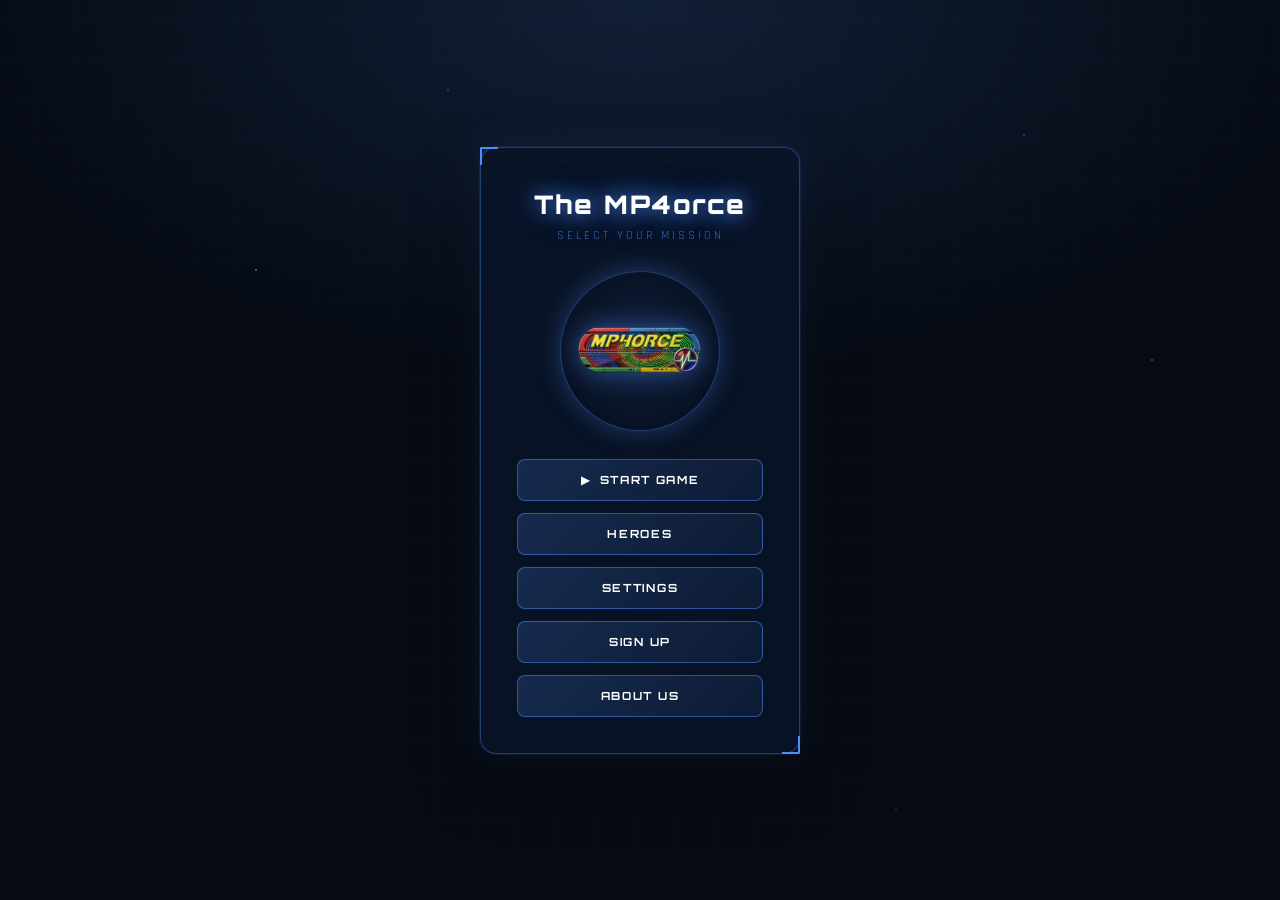
<file: index.html>
<!DOCTYPE html>
<html lang="en">
<head>
    <meta charset="UTF-8">
    <meta name="viewport" content="width=device-width, initial-scale=1.0">
    <title>The MP4orce - Menu</title>
    <link href="https://fonts.googleapis.com/css2?family=Orbitron:wght@700;900&family=Rajdhani:wght@400;600&display=swap" rel="stylesheet">
    <link rel="stylesheet" href="style.css">
     
   
</head>
<body>
    <div class="menu">
        <h1>The MP4orce</h1>
        <p class="subtitle">Select your mission</p>

        <div class="img-wrapper">
            <img src="img/mp4.png" alt="MP4orce Logo">
        </div>

        <ul>
            <li>
                <button class="button" onclick="window.location.href='game.html'">
                    <span>▶ &nbsp;Start Game</span>
                </button>
            </li>
            <li>
                <button class="button" onclick="window.location.href='heroes.html'">
                    <span>Heroes</span>
                </button>
            </li>
            <li>
                <button class="button" onclick="window.location.href='settings.html'">
                    <span>Settings</span>
                </button>
            </li>
            <li>
                <button class="button" onclick="window.location.href='signup.html'">
                    <span>Sign Up</span>
                </button>
            </li>
            <li>
                <button class="button" onclick="window.location.href='about.html'">
                    <span>About Us</span>
                </button>
            </li>
        </ul>
    </div>

    
</body>
</html>
</file>
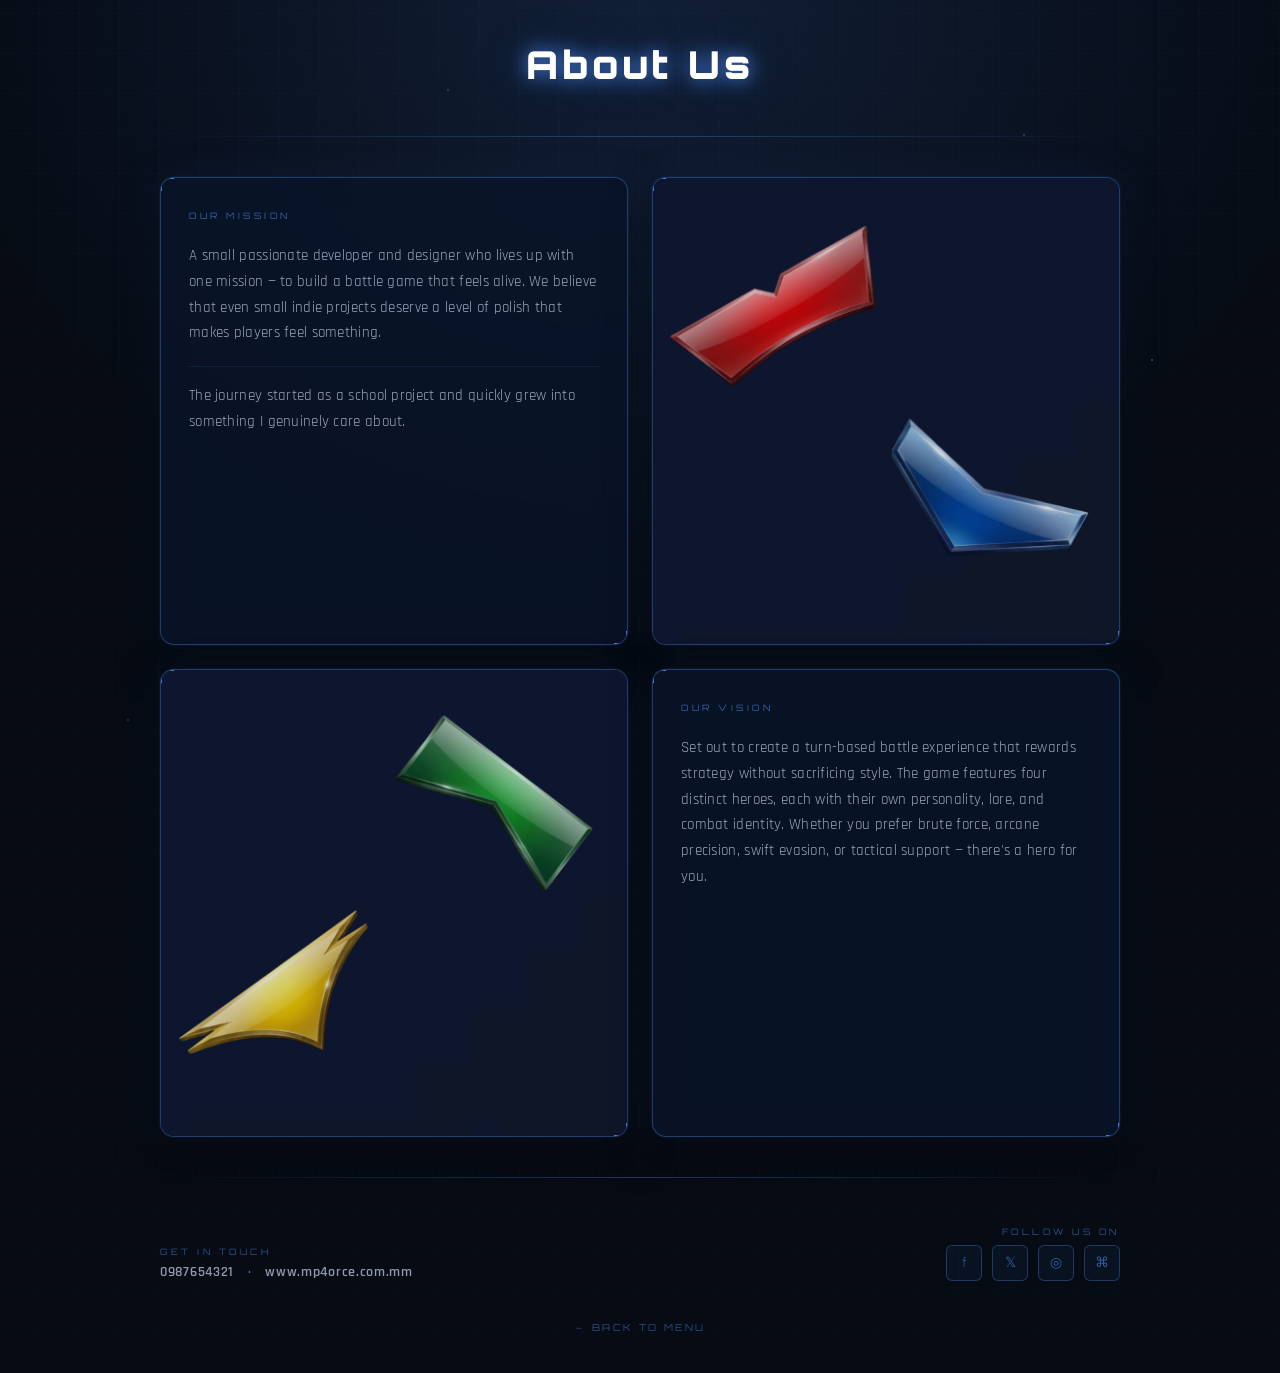
<file: about.html>
<!DOCTYPE html>
<html lang="en">
<head>
  <meta charset="UTF-8" />
  <meta name="viewport" content="width=device-width, initial-scale=1.0" />
  <title>About Us</title>
  <link rel="stylesheet" href="style.css" />
</head>
<body>

  <div class="about-page-wrapper">

    <!-- Header -->
    <div style="text-align:center;">
      <h1 class="about-title">About Us</h1>
    </div>

    <div class="about-divider"></div>

    <!-- 2×2 Grid -->
    <div class="about-grid">

      <!-- Row 1: Text left, Image right -->
      <div class="panel panel-text">
        <div>
          <p class="panel-label">Our Mission</p>
        </div>
        <p class="panel-body">
          A small passionate developer and designer who lives up with one mission — to build a battle game that feels alive. We believe that even small indie projects deserve a level of polish that makes players feel something.
        </p>
        <p class="panel-body">
          The journey started as a school project and quickly grew into something I genuinely care about.
        </p>
      </div>

      <div class="panel panel-image">
        <img src="img/about-game.png" alt="Our Team">
      </div>

      <!-- Row 2: Image left, Text right -->
      <div class="panel panel-image">
        <img src="img/about-game1.png" alt="The Game">
      </div>

      <div class="panel panel-text">
        <div>
          <p class="panel-label">Our Vision</p>
        </div>
        <p class="panel-body">
          Set out to create a turn-based battle experience that rewards strategy without sacrificing style. The game features four distinct heroes, each with their own personality, lore, and combat identity. Whether you prefer brute force, arcane precision, swift evasion, or tactical support — there's a hero for you.
        </p>
      </div>

    </div>

    <div class="about-divider"></div>

    <!-- Footer: Contact + Social -->
    <div class="about-footer">
      <div class="contact-block">
        <p class="contact-label">Get In Touch</p>
        <p class="contact-info">
          0987654321
          <span>·</span>
          www.mp4orce.com.mm
        </p>
      </div>

      <div class="social-block">
        <p class="social-label">Follow Us On</p>
        <div class="social-icons">
          <a class="social-icon" href="#" title="Facebook">f</a>
          <a class="social-icon" href="#" title="Twitter">𝕏</a>
          <a class="social-icon" href="#" title="Instagram">◎</a>
          <a class="social-icon" href="#" title="Discord">⌘</a>
        </div>
      </div>
    </div>

    <a href="index.html" class="about-back-link">← Back to Menu</a>

  </div>

</body>
</html>
</file>
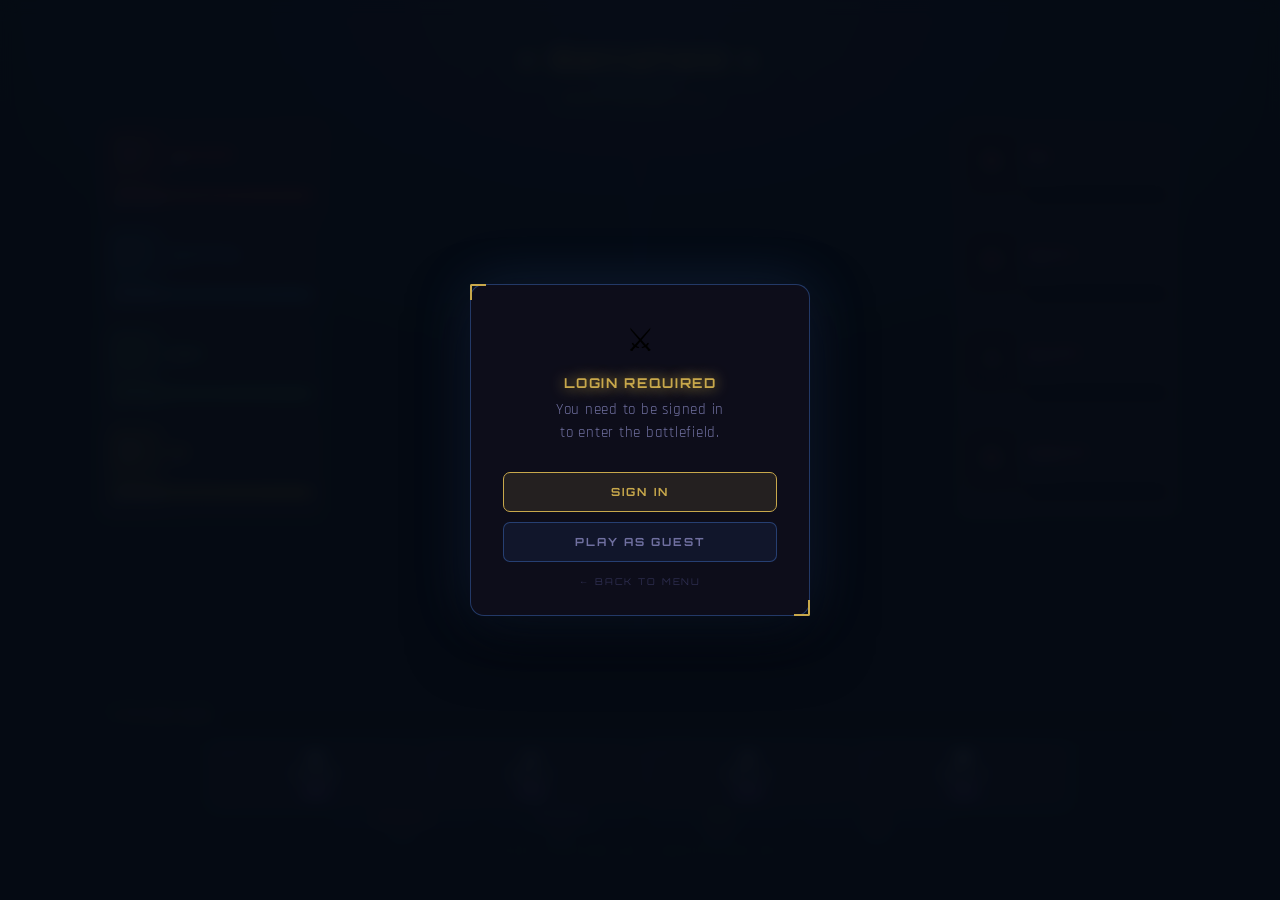
<file: game.html>
<!doctype html>
<html lang="en">
<head>
  <meta charset="UTF-8" />
  <meta name="viewport" content="width=device-width, initial-scale=1.0" />
  <title>Battlefield</title>
  <link href="https://fonts.googleapis.com/css2?family=Orbitron:wght@700;900&family=Rajdhani:wght@400;600&display=swap" rel="stylesheet">
  <link rel="stylesheet" href="https://cdn.jsdelivr.net/npm/bootstrap-icons@1.11.3/font/bootstrap-icons.min.css">
  <link rel="stylesheet" href="https://cdnjs.cloudflare.com/ajax/libs/font-awesome/6.5.2/css/all.min.css">
  <link rel="stylesheet" href="style.css">
  <style>
        body {
         overflow: hidden;
        }
     </style>
  
</head>
<body>
  <div id="game-title">⚔ Battlefield ⚔</div>
  <div id="level-display">CHAPTER I</div>
  <div id="turn-indicator">AWAITING BATTLE…</div>
  <div id="target-hint"></div>

  <!-- ARENA -->
  <div id="arena">

    <!-- HERO SIDE -->
    <div class="side-column" id="hero-team">

     
      <div class="static-hero-card" style="border-color:rgba(232,64,64,0.3);">
        <div class="unit-info-row">
          <div class="static-portrait" style="background:radial-gradient(circle at 40% 40%,rgba(232,64,64,0.25),rgba(232,64,64,0.05));border-color:rgba(232,64,64,0.6);"></div>
          <div>
            <div class="unit-name" style="color:#e84040">Samkaith</div>
            <div class="unit-class">MP1</div>
          </div>
        </div>
        <div class="hp-bar-wrap"><div class="static-hp-bar" style="width:100%;background:linear-gradient(90deg,#e84040bb,#e84040);"></div></div>
        <div class="hp-text">320 / 320 HP</div>
      </div>

      <!-- card 2: Dummling -->
      <div class="static-hero-card" style="border-color:rgba(58,155,232,0.3);">
        <div class="unit-info-row">
          <div class="static-portrait" style="background:radial-gradient(circle at 40% 40%,rgba(58,155,232,0.25),rgba(58,155,232,0.05));border-color:rgba(58,155,232,0.6);"></div>
          <div>
            <div class="unit-name" style="color:#3a9be8">Dummling</div>
            <div class="unit-class">MP2</div>
          </div>
        </div>
        <div class="hp-bar-wrap"><div class="static-hp-bar" style="width:100%;background:linear-gradient(90deg,#3a9be8bb,#3a9be8);"></div></div>
        <div class="hp-text">270 / 270 HP</div>
      </div>

      <!-- card 3: Genji -->
      <div class="static-hero-card" style="border-color:rgba(78,203,110,0.3);">
        <div class="unit-info-row">
          <div class="static-portrait" style="background:radial-gradient(circle at 40% 40%,rgba(78,203,110,0.25),rgba(78,203,110,0.05));border-color:rgba(78,203,110,0.6);"></div>
          <div>
            <div class="unit-name" style="color:#4ecb6e">Genji</div>
            <div class="unit-class">MP3</div>
          </div>
        </div>
        <div class="hp-bar-wrap"><div class="static-hp-bar" style="width:100%;background:linear-gradient(90deg,#4ecb6ebb,#4ecb6e);"></div></div>
        <div class="hp-text">300 / 300 HP</div>
      </div>

      <!-- card 4: KK -->
      <div class="static-hero-card" style="border-color:rgba(240,192,64,0.3);">
        <div class="unit-info-row">
          <div class="static-portrait" style="background:radial-gradient(circle at 40% 40%,rgba(240,192,64,0.25),rgba(240,192,64,0.05));border-color:rgba(240,192,64,0.6);"></div>
          <div>
            <div class="unit-name" style="color:#f0c040">KK</div>
            <div class="unit-class">MP4</div>
          </div>
        </div>
        <div class="hp-bar-wrap"><div class="static-hp-bar" style="width:100%;background:linear-gradient(90deg,#f0c040bb,#f0c040);"></div></div>
        <div class="hp-text">290 / 290 HP</div>
      </div>

    </div><!-- /#hero-team -->

    <!-- VS -->
    <div id="vs-divider">
      <div class="vs-line"></div>
      <div class="vs-text">VS</div>
      <div class="vs-line"></div>
    </div>

    <!-- ENEMY SIDE -->
    <div class="side-column" id="enemy-team">

      <!-- Static enemy card: Dark Minion -->
      <div class="static-enemy-card" style="border-color:rgba(204,85,102,0.3);">
        <div class="unit-info-row">
          <div class="static-portrait" style="color:#cc5566;font-family:'Cinzel',serif;font-size:1.4rem;font-weight:700;border-color:rgba(204,85,102,0.4);">R</div>
          <div>
            <div class="unit-name" style="color:#cc5566">Rex</div>
            <div class="unit-class">Villain</div>
          </div>
        </div>
        <div class="hp-bar-wrap"><div class="static-hp-bar" style="width:100%;background:linear-gradient(90deg,var(--hp-green),var(--hp-green)cc);"></div></div>
        <div class="hp-text">240 / 240 HP</div>
      </div>

       <div class="static-enemy-card" style="border-color:rgba(204,85,102,0.3);">
        <div class="unit-info-row">
          <div class="static-portrait" style="color:#cc5566;font-family:'Cinzel',serif;font-size:1.4rem;font-weight:700;border-color:rgba(204,85,102,0.4);">D</div>
          <div>
            <div class="unit-name" style="color:#cc5566">Dokoku</div>
            <div class="unit-class">Villain</div>
          </div>
        </div>
        <div class="hp-bar-wrap"><div class="static-hp-bar" style="width:100%;background:linear-gradient(90deg,var(--hp-green),var(--hp-green)cc);"></div></div>
        <div class="hp-text">240 / 240 HP</div>
      </div>

       <div class="static-enemy-card" style="border-color:rgba(204,85,102,0.3);">
        <div class="unit-info-row">
          <div class="static-portrait" style="color:#cc5566;font-family:'Cinzel',serif;font-size:1.4rem;font-weight:700;border-color:rgba(204,85,102,0.4);">S</div>
          <div>
            <div class="unit-name" style="color:#cc5566">Sonoshi</div>
            <div class="unit-class">Villain</div>
          </div>
        </div>
        <div class="hp-bar-wrap"><div class="static-hp-bar" style="width:100%;background:linear-gradient(90deg,var(--hp-green),var(--hp-green)cc);"></div></div>
        <div class="hp-text">240 / 240 HP</div>
      </div>

       <div class="static-enemy-card" style="border-color:rgba(204,85,102,0.3);">
        <div class="unit-info-row">
          <div class="static-portrait" style="color:#cc5566;font-family:'Cinzel',serif;font-size:1.4rem;font-weight:700;border-color:rgba(204,85,102,0.4);">R</div>
          <div>
            <div class="unit-name" style="color:#cc5566">Radiguet</div>
            <div class="unit-class">Villain</div>
          </div>
        </div>
        <div class="hp-bar-wrap"><div class="static-hp-bar" style="width:100%;background:linear-gradient(90deg,var(--hp-green),var(--hp-green)cc);"></div></div>
        <div class="hp-text">240 / 240 HP</div>
      </div>

    </div>
  </div>

  <!-- ===== BATTLE LOG ===== -->
  <div id="battle-log">
    <div id="log-box">
      <div class="log-line" style="opacity:1;transform:none;">⚔ The battle awaits…</div>
    </div>
  </div>

  <!-- ===== SKILL BAR ===== -->
  <div id="skill-bar">
    <!-- Static skill buttons (always visible, just look inert without JS) -->
    <button class="action-btn" id="btn0">
     <i class="fa-solid fa-khanda"></i>
      <span class="skill-name">Attack</span>
      <span class="xp-cost">FREE</span>
      <span class="skill-desc"></span>
    </button>
    <button class="action-btn" id="btn1">
      <i class="bi bi-fire"></i>
      <span class="skill-name">Skill 1</span>
      <span class="xp-cost">2 XP</span>
      <span class="skill-desc"></span>
    </button>
    <button class="action-btn" id="btn2">
     <i class="fa-solid fa-hand-fist"></i>
      <span class="skill-name">Skill 2</span>
      <span class="xp-cost">3 XP</span>
      <span class="skill-desc"></span>
    </button>
    <button class="action-btn" id="btn3">
      <i class="fa-solid fa-heart"></i>
      <span class="skill-name">Skill 3</span>
      <span class="xp-cost">2 XP</span>
      <span class="skill-desc"></span>
    </button>
  </div>

  <!-- ===== XP PANEL ===== -->
  <div id="xp-panel">
    <div class="hero-xp-wrap">
      <div class="hero-xp-label" style="color:#e84040">Samkaith</div>
      <div class="xp-bar-wrap"><div class="xp-bar" style="width:0%"></div></div>
      <div class="xp-count">0 XP</div>
    </div>
    <div class="hero-xp-wrap">
      <div class="hero-xp-label" style="color:#3a9be8">Dummling</div>
      <div class="xp-bar-wrap"><div class="xp-bar" style="width:0%"></div></div>
      <div class="xp-count">0 XP</div>
    </div>
    <div class="hero-xp-wrap">
      <div class="hero-xp-label" style="color:#4ecb6e">Genji</div>
      <div class="xp-bar-wrap"><div class="xp-bar" style="width:0%"></div></div>
      <div class="xp-count">0 XP</div>
    </div>
    <div class="hero-xp-wrap">
      <div class="hero-xp-label" style="color:#f0c040">KK</div>
      <div class="xp-bar-wrap"><div class="xp-bar" style="width:0%"></div></div>
      <div class="xp-count">0 XP</div>
    </div>
  </div>

  <div id="xp-footer">⬡ Earn 1 XP per attack used &nbsp;·&nbsp; Spend XP to unlock skills</div>



<script src="storage.js"></script>
<script src="script.js"></script>
 
</body>
</html>
</file>
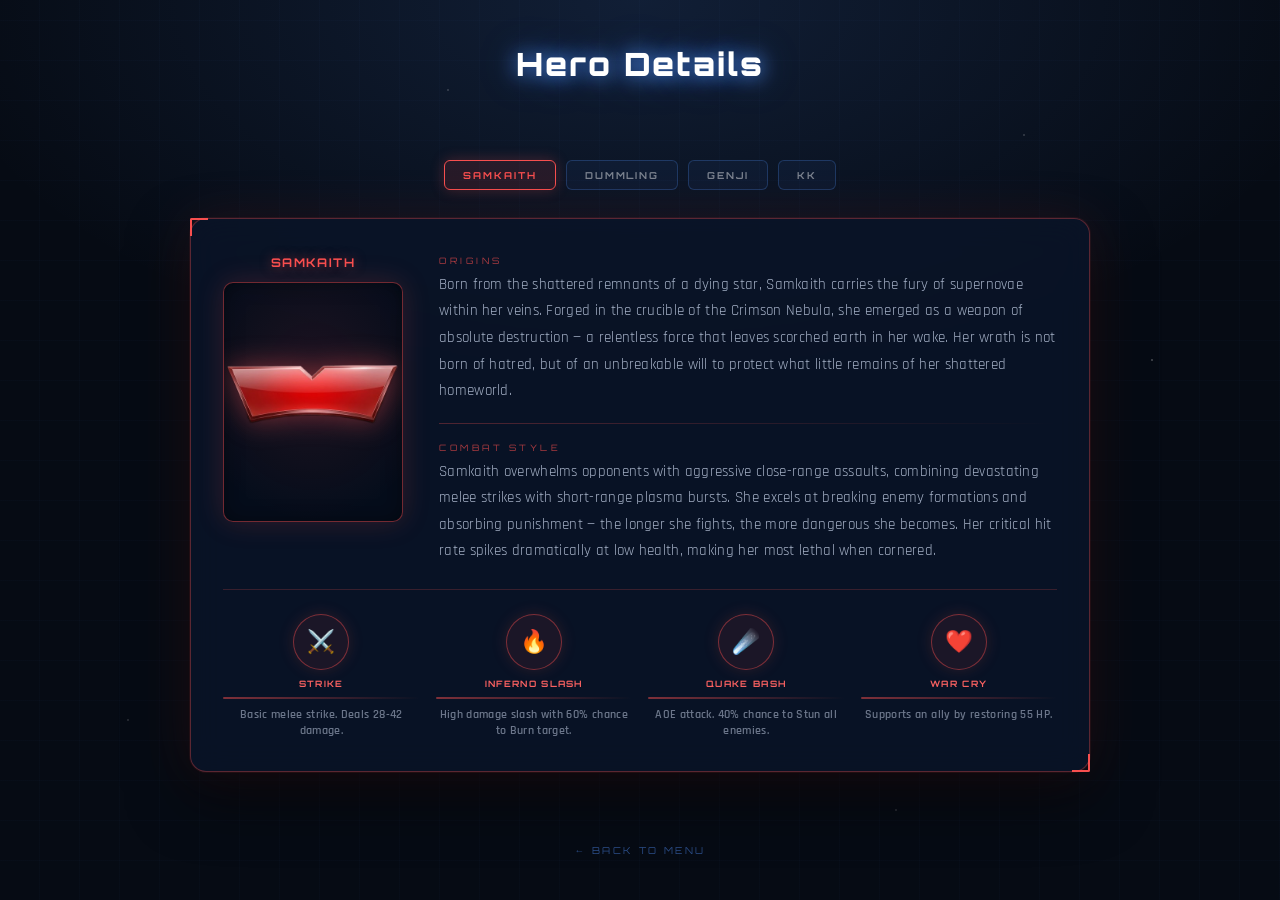
<file: hero-detail.html>
<!DOCTYPE html>
<html lang="en">
<head>
  <meta charset="UTF-8" />
  <meta name="viewport" content="width=device-width, initial-scale=1.0" />
  <title>Hero Details</title>
  <link rel="preconnect" href="https://fonts.googleapis.com" />
  <link href="https://fonts.googleapis.com/css2?family=Orbitron:wght@700;900&family=Rajdhani:wght@400;600&display=swap" rel="stylesheet" />
  <link rel="stylesheet" href="style.css">
</head>
<body>

  
  <div class="tab-anchor" id="tab-samkaith"></div>
  <div class="tab-anchor" id="tab-dummling"></div>
  <div class="tab-anchor" id="tab-genji"></div>
  <div class="tab-anchor" id="tab-kk"></div>

  <div class="page-wrapper">

    <div style="text-align:center;">
      <h1 class="title">Hero Details</h1>
    </div>

    <!-- Tab nav — each links to its own hash -->
    <div class="hero-tabs">
      <a class="tab-link samkaith" href="#tab-samkaith">Samkaith</a>
      <a class="tab-link dummling" href="#tab-dummling">Dummling</a>
      <a class="tab-link genji"    href="#tab-genji">Genji</a>
      <a class="tab-link kk"       href="#tab-kk">KK</a>
    </div>

    <!-- ── SAMKAITH ── -->
    <div class="detail-card samkaith">
      <div class="detail-body">
        <div class="portrait-col">
          <span class="hero-name-label">Samkaith</span>
          <div class="portrait-frame"><img src="img/samkaith.png" alt="Samkaith"></div>
        </div>
        <div class="bio-col">
          <div>
            <p class="bio-section-label">Origins</p>
            <p class="bio-text">Born from the shattered remnants of a dying star, Samkaith carries the fury of supernovae within her veins. Forged in the crucible of the Crimson Nebula, she emerged as a weapon of absolute destruction — a relentless force that leaves scorched earth in her wake. Her wrath is not born of hatred, but of an unbreakable will to protect what little remains of her shattered homeworld.</p>
          </div>
          <div class="bio-divider"></div>
          <div>
            <p class="bio-section-label">Combat Style</p>
            <p class="bio-text">Samkaith overwhelms opponents with aggressive close-range assaults, combining devastating melee strikes with short-range plasma bursts. She excels at breaking enemy formations and absorbing punishment — the longer she fights, the more dangerous she becomes. Her critical hit rate spikes dramatically at low health, making her most lethal when cornered.</p>
          </div>
        </div>
      </div>
     <div class="skill-bar">
  <div class="skill-item"><div class="skill-icon-wrap">⚔️</div><span class="skill-icon-label">Strike</span><div class="skill-desc-line"></div><p class="skill-tooltip">Basic melee strike. Deals 28-42 damage.</p></div>
  <div class="skill-item"><div class="skill-icon-wrap">🔥</div><span class="skill-icon-label">Inferno Slash</span><div class="skill-desc-line"></div><p class="skill-tooltip">High damage slash with 60% chance to Burn target.</p></div>
  <div class="skill-item"><div class="skill-icon-wrap">☄️</div><span class="skill-icon-label">Quake Bash</span><div class="skill-desc-line"></div><p class="skill-tooltip">AOE attack. 40% chance to Stun all enemies.</p></div>
  <div class="skill-item"><div class="skill-icon-wrap">❤️</div><span class="skill-icon-label">War Cry</span><div class="skill-desc-line"></div><p class="skill-tooltip">Supports an ally by restoring 55 HP.</p></div>
</div>
    </div>

    <!-- ── DUMMLING ── -->
    <div class="detail-card dummling">
      <div class="detail-body">
        <div class="portrait-col">
          <span class="hero-name-label">Dummling</span>
          <div class="portrait-frame"><img src="img/dummling.png" alt="Dummling"></div>
        </div>
        <div class="bio-col">
          <div>
            <p class="bio-section-label">Origins</p>
            <p class="bio-text">Dummling was once a scholar of the Aetheric Archives, devoted to cataloguing the universe's hidden laws. After a catastrophic experiment tore open a rift between dimensions, he was merged with pure arcane energy — transforming him into a living conduit of raw power. Quiet and methodical, he approaches every battle like an equation waiting to be solved.</p>
          </div>
          <div class="bio-divider"></div>
          <div>
            <p class="bio-section-label">Combat Style</p>
            <p class="bio-text">A precision-oriented mage who favors calculated, high-damage spells over brute force. Dummling reads the battlefield carefully before committing, punishing over-extensions with lethal magical volleys. His skill set rewards patience — setting up combination attacks that devastate single targets or exploit elemental weaknesses across the entire enemy team.</p>
          </div>
        </div>
      </div>
     <div class="skill-bar">
  <div class="skill-item"><div class="skill-icon-wrap">❄️</div><span class="skill-icon-label">Ice Shard</span><div class="skill-desc-line"></div><p class="skill-tooltip">Basic arcane ice shot. Deals 22-36 damage.</p></div>
  <div class="skill-item"><div class="skill-icon-wrap">🌀</div><span class="skill-icon-label">Frost Bolt</span><div class="skill-desc-line"></div><p class="skill-tooltip">55% chance to Freeze target for 2 turns.</p></div>
  <div class="skill-item"><div class="skill-icon-wrap">✨</div><span class="skill-icon-label">Blizzard</span><div class="skill-desc-line"></div><p class="skill-tooltip">AOE attack. 35% chance to Freeze all enemies.</p></div>
  <div class="skill-item"><div class="skill-icon-wrap">🔵</div><span class="skill-icon-label">Mend</span><div class="skill-desc-line"></div><p class="skill-tooltip">Self-recovery skill. Restores 55 HP.</p></div>
</div>
    </div>

    <!-- ── GENJI ── -->
    <div class="detail-card genji">
      <div class="detail-body">
        <div class="portrait-col">
          <span class="hero-name-label">Genji</span>
          <div class="portrait-frame"><img src="img/genji.png" alt="Genji"></div>
        </div>
        <div class="bio-col">
          <div>
            <p class="bio-section-label">Origins</p>
            <p class="bio-text">Genji grew up in the Verdant Hollows — a hidden forest realm untouched by the wars that ravaged the outer worlds. Trained from birth in the ancient art of Windstep, she can move faster than the eye can follow. A lone wolf by nature, she wanders the fractured galaxy taking contracts, guided only by her own moral compass and an insatiable hunger for challenge.</p>
          </div>
          <div class="bio-divider"></div>
          <div>
            <p class="bio-section-label">Combat Style</p>
            <p class="bio-text">Speed is Genji's greatest weapon. She darts between targets with fluid agility, landing multiple rapid strikes before enemies can react. She avoids direct confrontations, preferring hit-and-run tactics that whittle down foes over time. Her evasion rate is among the highest in the roster, and her poison abilities punish passive defensive play.</p>
          </div>
        </div>
      </div>
     <div class="skill-bar">
  <div class="skill-item"><div class="skill-icon-wrap">🌿</div><span class="skill-icon-label">Vine Lash</span><div class="skill-desc-line"></div><p class="skill-tooltip">Basic nature strike. Deals 25-40 damage.</p></div>
  <div class="skill-item"><div class="skill-icon-wrap">🍃</div><span class="skill-icon-label">Thorn Strike</span><div class="skill-desc-line"></div><p class="skill-tooltip">Single target strike with 50% chance to Burn.</p></div>
  <div class="skill-item"><div class="skill-icon-wrap">💨</div><span class="skill-icon-label">Thorn Burst</span><div class="skill-desc-line"></div><p class="skill-tooltip">AOE attack. 40% chance to Burn all enemies.</p></div>
  <div class="skill-item"><div class="skill-icon-wrap">🐍</div><span class="skill-icon-label">Rejuvenate</span><div class="skill-desc-line"></div><p class="skill-tooltip">Restores 60 HP to a selected ally.</p></div>
</div>
    </div>

    <!-- ── KK ── -->
    <div class="detail-card kk">
      <div class="detail-body">
        <div class="portrait-col">
          <span class="hero-name-label">KK</span>
          <div class="portrait-frame"><img src="img/kk.png" alt="KK"></div>
        </div>
        <div class="bio-col">
          <div>
            <p class="bio-section-label">Origins</p>
            <p class="bio-text">KK is an enigma. Records of her past were deliberately erased from every database across the known galaxy — even her own memory was wiped clean. What remains is a warrior of extraordinary instinct, operating purely on reflex and an uncanny ability to predict enemy movements. Some believe she was once a top-tier intelligence operative. KK neither confirms nor denies it.</p>
          </div>
          <div class="bio-divider"></div>
          <div>
            <p class="bio-section-label">Combat Style</p>
            <p class="bio-text">KK fights with unpredictable, adaptive tactics that keep enemies constantly off-balance. She exploits every opening and punishes telegraphed attacks with precision counters. Her toolkit is a mix of support, disruption, and burst damage — making her the most versatile pick on the roster. In a coordinated team, KK elevates every ally around her.</p>
          </div>
        </div>
      </div>
      <div class="skill-bar">
  <div class="skill-item"><div class="skill-icon-wrap">⚡</div><span class="skill-icon-label">Thunder Jab</span><div class="skill-desc-line"></div><p class="skill-tooltip">Basic electric jab. Deals 26-38 damage.</p></div>
  <div class="skill-item"><div class="skill-icon-wrap">🌩️</div><span class="skill-icon-label">Thunder Fist</span><div class="skill-desc-line"></div><p class="skill-tooltip">Powerful punch with 50% chance to Stun target.</p></div>
  <div class="skill-item"><div class="skill-icon-wrap">🛡️</div><span class="skill-icon-label">Storm Surge</span><div class="skill-desc-line"></div><p class="skill-tooltip">AOE attack. 30% chance to Stun all enemies.</p></div>
  <div class="skill-item"><div class="skill-icon-wrap">💢</div><span class="skill-icon-label">Iron Will</span><div class="skill-desc-line"></div><p class="skill-tooltip">Self-buff skill. Restores 45 HP.</p></div>
</div>
    </div>

    <a href="heroes.html" class="back-link">← Back to Menu</a>

  </div>

</body>
</html>
</file>
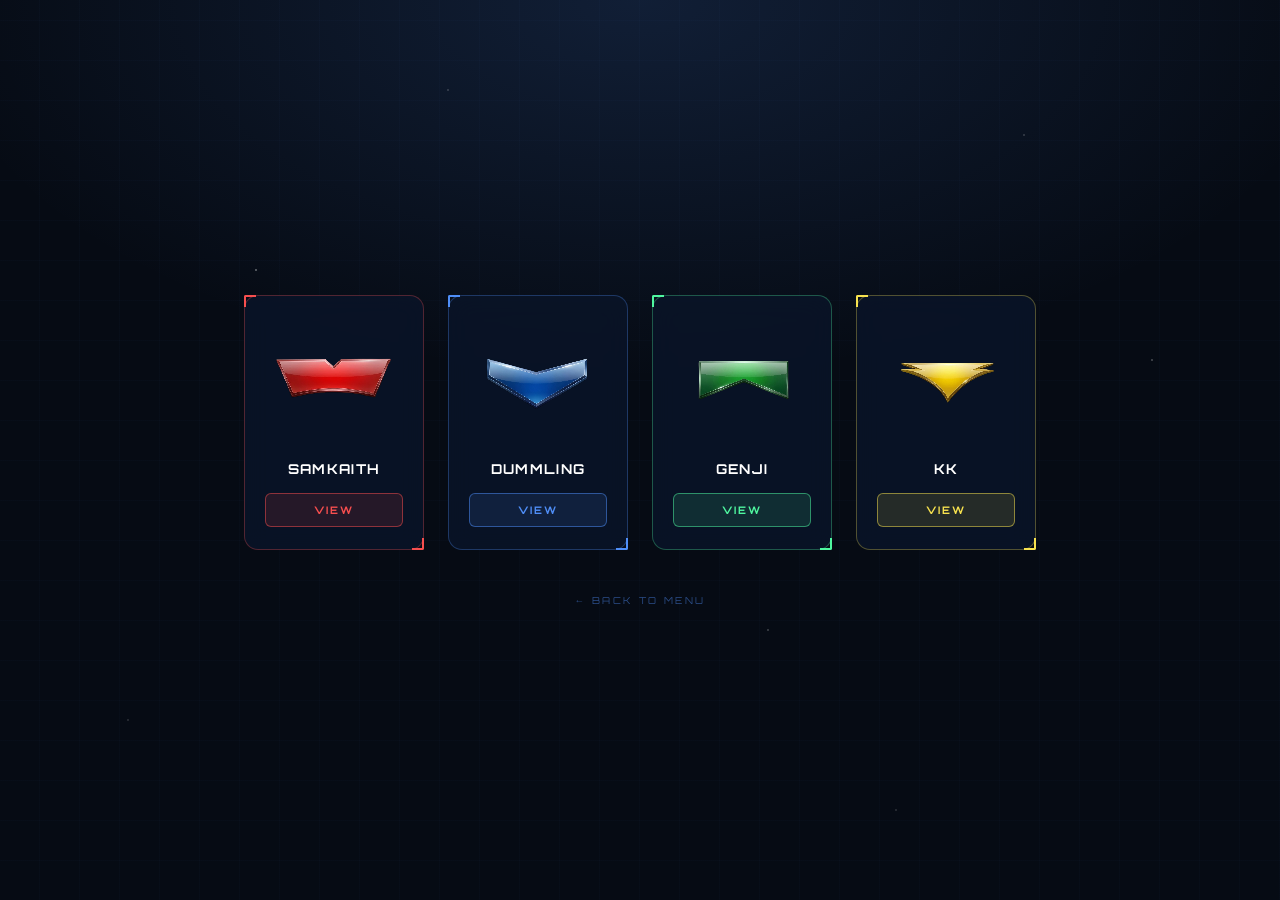
<file: heroes.html>
<!DOCTYPE html>
<html lang="en">
<head>
    <meta charset="UTF-8">
    <meta name="viewport" content="width=device-width, initial-scale=1.0">
    <title>Hero Selection</title>
    <link href="https://fonts.googleapis.com/css2?family=Orbitron:wght@700;900&family=Rajdhani:wght@400;600&display=swap" rel="stylesheet">
    <link rel="stylesheet" href="style.css">
   
</head>
<body>

<div class="hero-row">

    <div class="hero-card samkaith">
        <div class="hero-image">
            <img src="img/samkaith.png" alt="Samkaith">
        </div>
        <h2>Samkaith</h2>
        <button onclick="window.location.href='hero-detail.html#tab-samkaith'"><span>View</span></button>
    </div>

    <div class="hero-card dummling">
        <div class="hero-image">
            <img src="img/dummling.png" alt="Dummling">
        </div>
        <h2>Dummling</h2>
        <button onclick="window.location.href='hero-detail.html#tab-dummling'"><span>View</span></button>
    </div>

    <div class="hero-card genji">
        <div class="hero-image">
            <img src="img/genji.png" alt="Genji">
        </div>
        <h2>Genji</h2>
        <button onclick="window.location.href='hero-detail.html#tab-genji'"><span>View</span></button>
    </div>

    <div class="hero-card kk">
        <div class="hero-image">
            <img src="img/kk.png" alt="KK">
        </div>
        <h2>KK</h2>
        <button onclick="window.location.href='hero-detail.html#tab-kk'"><span>View</span></button>
    </div>

</div>

<a class="back-link" href="index.html">← Back to Menu</a>

</body>
</html>
</file>
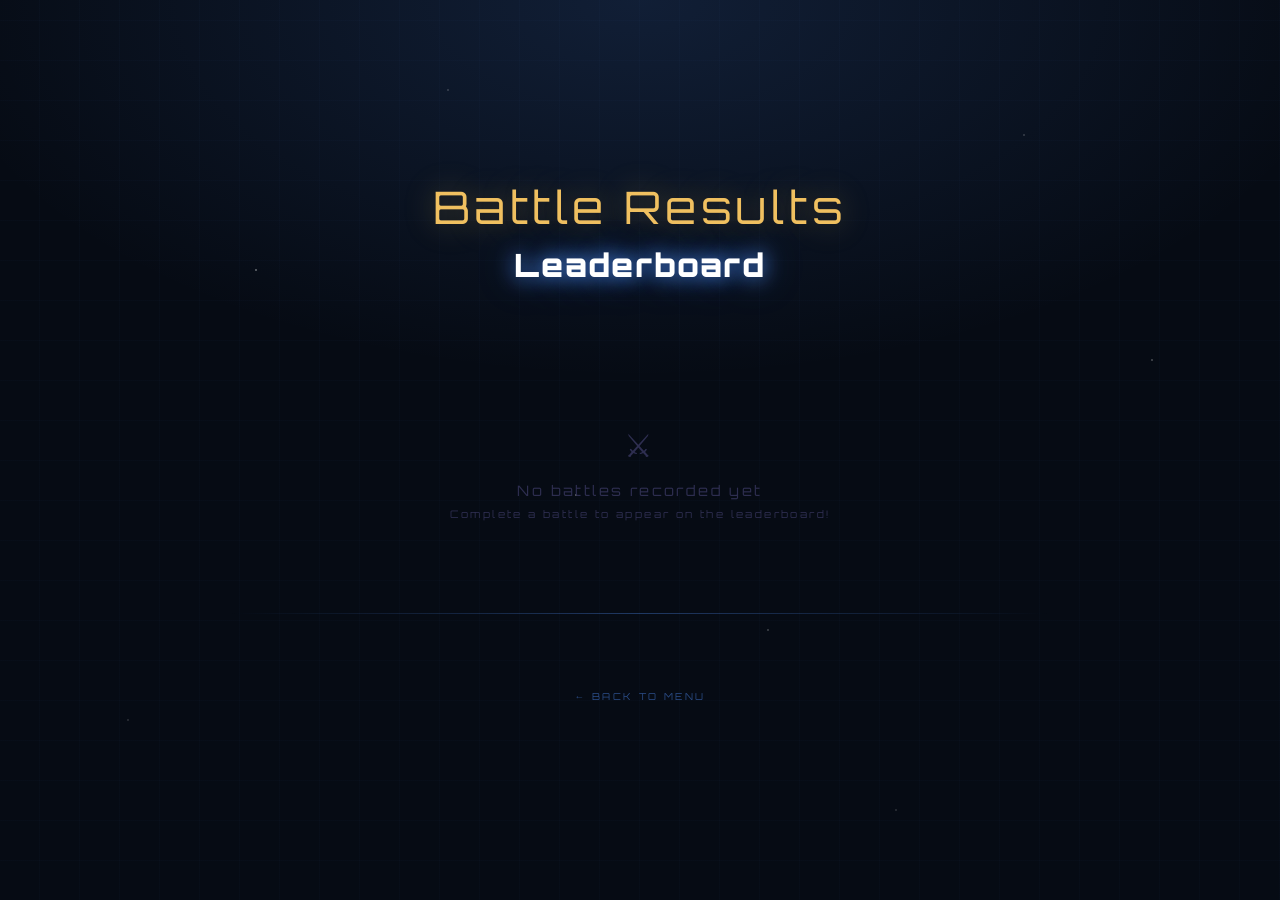
<file: leaderboard.html>
<!DOCTYPE html>
<html lang="en">
<head>
  <meta charset="UTF-8" />
  <meta name="viewport" content="width=device-width, initial-scale=1.0" />
  <title>Leaderboard</title>
  <link rel="preconnect" href="https://fonts.googleapis.com" />
  <link href="https://fonts.googleapis.com/css2?family=Orbitron:wght@700;900&family=Rajdhani:wght@400;600&display=swap" rel="stylesheet" />
  <link rel="stylesheet" href="style.css">
  <script src="storage.js"></script>
  

   
  
</head>
<body>

  <div class="leaderboard-wrapper">

    <!-- Header -->
    <div style="text-align:center;">
      <p class="page-title">Battle Results</p>
      <h1 class="title">Leaderboard</h1>
    </div>

    <!-- Main layout -->
    <div class="lb-layout">

      <!-- 1st Place Card -->
      <div class="first-place-card">
        <p class="rank-badge gold">1st Place</p>

        <div class="portrait-wrap">
          <div class="portrait-placeholder">?</div>
        </div>

        <p class="player-name">Player Name</p>

        <ul class="stats-list">
          <li>
            <span class="stat-label">Damage Dealt</span>
            <span class="stat-val">XXXX</span>
          </li>
          <li>
            <span class="stat-label">Damage Taken</span>
            <span class="stat-val">XXXX</span>
          </li>
          <li>
            <span class="stat-label">Critical Hits</span>
            <span class="stat-val">XXXX</span>
          </li>
        </ul>
      </div>

      <!-- 2nd–5th rank rows -->
      <div class="rank-list">

        <!-- 2nd -->
        <div class="rank-row rank-2">
          <div class="small-portrait">
            <div class="small-portrait-placeholder">?</div>
          </div>
          <span class="rank-number">2nd</span>
          <span class="player-name">Player Name</span>
        </div>

        <!-- 3rd -->
        <div class="rank-row rank-3">
          <div class="small-portrait">
            <div class="small-portrait-placeholder">?</div>
          </div>
          <span class="rank-number">3rd</span>
          <span class="player-name">Player Name</span>
        </div>

        <!-- 4th -->
        <div class="rank-row rank-4">
          <div class="small-portrait">
            <div class="small-portrait-placeholder">?</div>
          </div>
          <span class="rank-number">4th</span>
          <span class="player-name">Player Name</span>
        </div>

        <!-- 5th -->
        <div class="rank-row rank-5">
          <div class="small-portrait">
            <div class="small-portrait-placeholder">?</div>
          </div>
          <span class="rank-number">5th</span>
          <span class="player-name">Player Name</span>
        </div>

      </div>
    </div>

    <div class="section-divider"></div>
    <a href="index.html" class="back-link">← Back to Menu</a>

  </div>

  <script src="storage.js"></script>

</body>
</html>
</file>
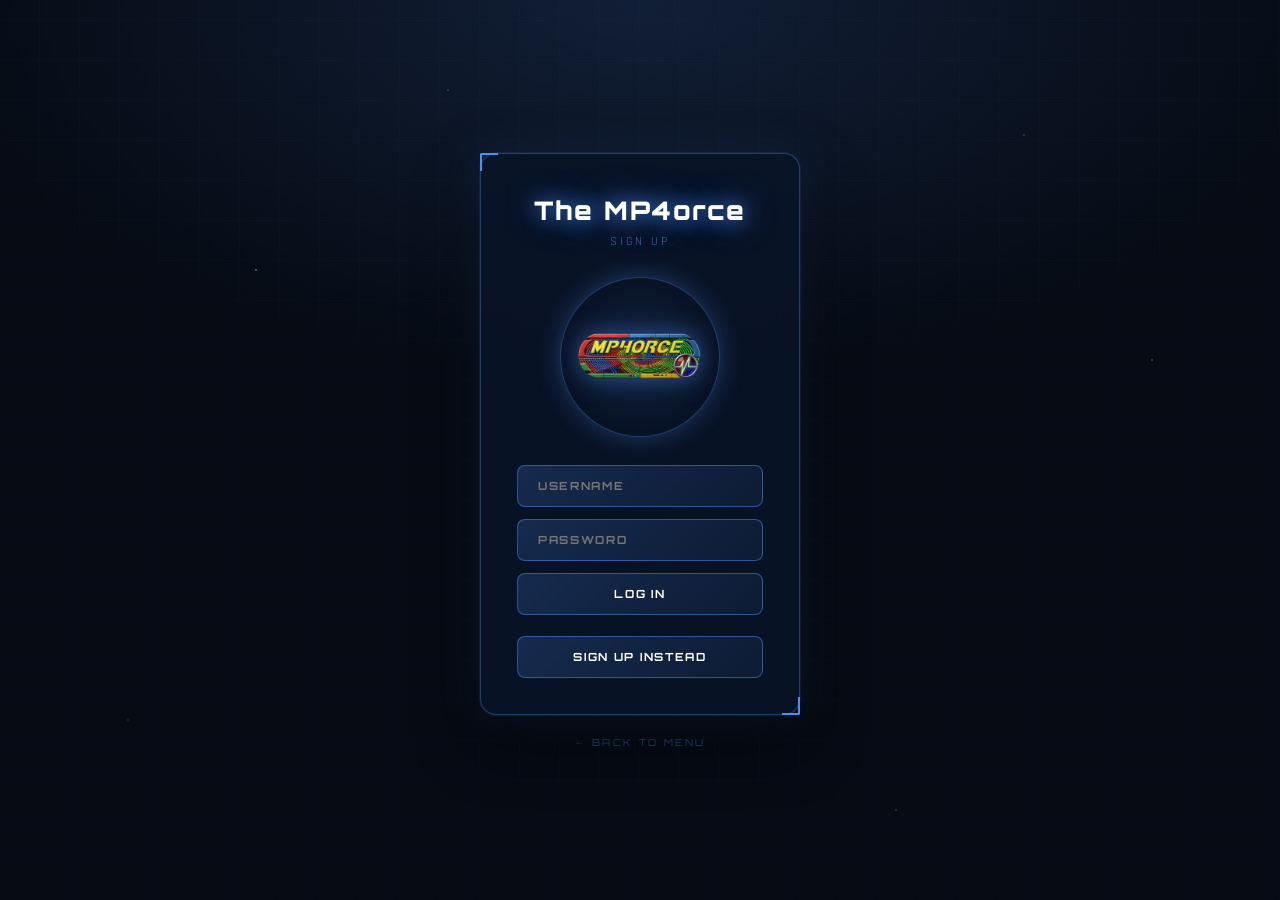
<file: login.html>
<!doctype html>
<html lang="en">
  <head>
    <meta charset="UTF-8" />
    <meta name="viewport" content="width=device-width, initial-scale=1.0" />
    <title>The MP4orce - Sign Up</title>
    <link href="https://fonts.googleapis.com/css2?family=Orbitron:wght@700;900&family=Rajdhani:wght@400;600&display=swap" rel="stylesheet" />
    <link rel="stylesheet" href="https://cdnjs.cloudflare.com/ajax/libs/font-awesome/6.5.2/css/all.min.css">
    <link rel="stylesheet" href="style.css" />
  </head>
  <body>
    <div class="menu">
      <h1>The MP4orce</h1>
      <p class="subtitle">Sign Up</p>

      <div class="img-wrapper">
        <img src="img/mp4.png" alt="MP4orce Logo" />
      </div>

      <form id="signup-form">
        <ul>
          <li>
            <input id="username" placeholder="Username" required />
          </li>
          <li>
            <input id="password" type="password" placeholder="Password" required />
          </li>
          <li>
            <button class="button" type="submit">Log In</button>
          </li>
        </ul>
      </form>

      <br>

      <div class="login-redirect">
        <button class="button" onclick="window.location.href='signup.html'">Sign Up Instead</button>
      </div>
    </div>

    <br>

    <a href="index.html" class="about-back-link">← Back to Menu</a>

    <script src="storage.js"></script>
  </body>
</html>
</file>
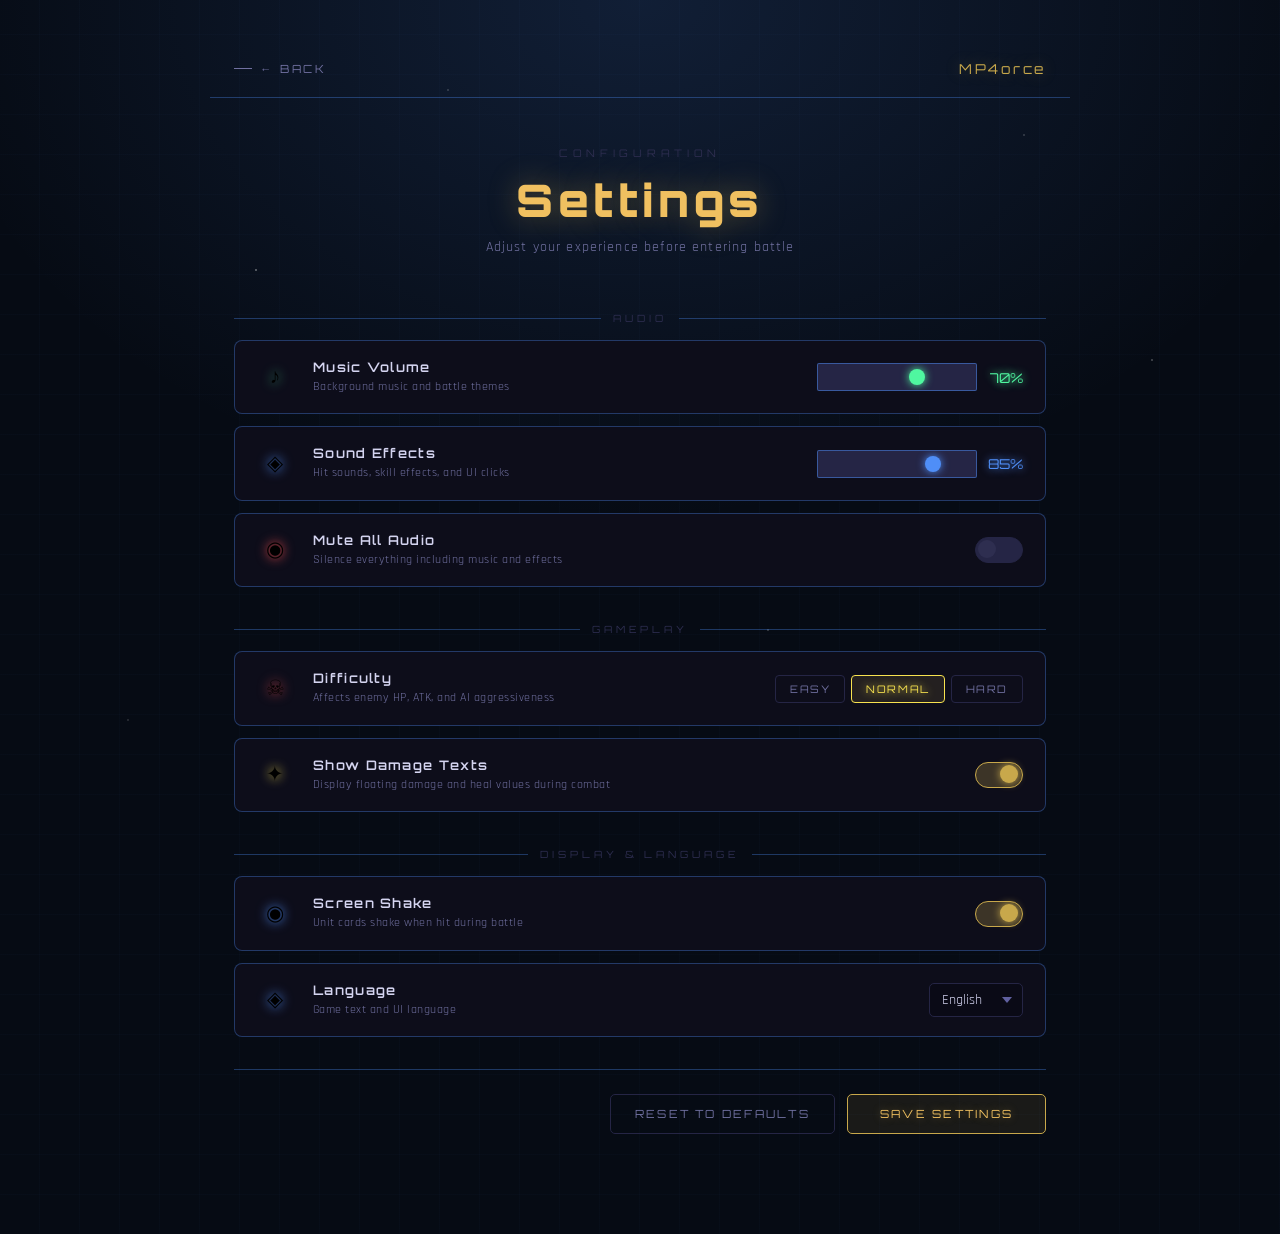
<file: settings.html>
<!doctype html>
<html lang="en">
<head>
  <meta charset="UTF-8"/>
  <meta name="viewport" content="width=device-width, initial-scale=1.0"/>
  <title>Settings</title>
  <link href="https://fonts.googleapis.com/css2?family=Orbitron:wght@700;900&family=Rajdhani:wght@400;600&display=swap" rel="stylesheet"/>
  <link rel="stylesheet" href="style.css">
 

</head>
<body>

  <!-- NAV -->
  <nav>
     <!-- This prevents the game from restarting when returning from settings -->
    <a class="nav-back" href="javascript:void(0);" onclick="history.back();" id="nav-back-btn">← Back</a>
    <div class="nav-title">MP4orce</div>
  </nav>

  <!-- HEADER -->
  <div class="page-header">
    <p class="page-eyebrow">Configuration</p>
    <h1 class="page-title">Settings</h1>
    <p class="page-sub">Adjust your experience before entering battle</p>
  </div>

  <!-- SETTINGS -->
  <div class="settings-wrap">

    <!-- AUDIO -->
    <div class="section-header">
      <div class="section-header-line"></div>
      <div class="section-header-label">Audio</div>
      <div class="section-header-line"></div>
    </div>

    <div class="setting-row" style="--accent:#4ff7a0;">
      <div class="setting-icon">♪</div>
      <div class="setting-info">
        <div class="setting-name">Music Volume</div>
        <div class="setting-desc">Background music and battle themes</div>
      </div>
      <div class="setting-control">
        <div class="slider-wrap">
          <input type="range" id="music-vol" min="0" max="100" value="70" oninput="updateSlider('music-vol','music-val')"/>
          <span class="slider-val" id="music-val">70%</span>
        </div>
      </div>
    </div>

    <div class="setting-row" style="--accent:#4f8ef7;">
      <div class="setting-icon">◈</div>
      <div class="setting-info">
        <div class="setting-name">Sound Effects</div>
        <div class="setting-desc">Hit sounds, skill effects, and UI clicks</div>
      </div>
      <div class="setting-control">
        <div class="slider-wrap">
          <input type="range" id="sfx-vol" min="0" max="100" value="85" oninput="updateSlider('sfx-vol','sfx-val')"/>
          <span class="slider-val" id="sfx-val">85%</span>
        </div>
      </div>
    </div>

    <div class="setting-row" style="--accent:#f74f4f;">
      <div class="setting-icon">◉</div>
      <div class="setting-info">
        <div class="setting-name">Mute All Audio</div>
        <div class="setting-desc">Silence everything including music and effects</div>
      </div>
      <div class="setting-control">
        <label class="toggle">
          <input type="checkbox" id="mute-all" onchange="handleMute()"/>
          <div class="toggle-track"></div>
          <div class="toggle-thumb"></div>
        </label>
      </div>
    </div>

    <!-- GAMEPLAY -->
    <div class="section-header">
      <div class="section-header-line"></div>
      <div class="section-header-label">Gameplay</div>
      <div class="section-header-line"></div>
    </div>

    <div class="setting-row" style="--accent:#f74f4f;">
      <div class="setting-icon">☠</div>
      <div class="setting-info">
        <div class="setting-name">Difficulty</div>
        <div class="setting-desc">Affects enemy HP, ATK, and AI aggressiveness</div>
      </div>
      <div class="setting-control">
        <div class="select-group" id="diff-group">
          <button class="sel-btn" onclick="selectOption('diff-group',this)" style="--accent:#4ff7a0;">Easy</button>
          <button class="sel-btn active" onclick="selectOption('diff-group',this)" style="--accent:#f7e24f;">Normal</button>
          <button class="sel-btn" onclick="selectOption('diff-group',this)" style="--accent:#f74f4f;">Hard</button>
        </div>
      </div>
    </div>


    <div class="setting-row" style="--accent:#f7e24f;">
      <div class="setting-icon">✦</div>
      <div class="setting-info">
        <div class="setting-name">Show Damage Texts</div>
        <div class="setting-desc">Display floating damage and heal values during combat</div>
      </div>
      <div class="setting-control">
        <label class="toggle">
          <input type="checkbox" id="show-dmg" checked/>
          <div class="toggle-track"></div>
          <div class="toggle-thumb"></div>
        </label>
      </div>
    </div>

    <!-- DISPLAY -->
    <div class="section-header">
      <div class="section-header-line"></div>
      <div class="section-header-label">Display & Language</div>
      <div class="section-header-line"></div>
    </div>

    <div class="setting-row" style="--accent:#4f8ef7;">
      <div class="setting-icon">◉</div>
      <div class="setting-info">
        <div class="setting-name">Screen Shake</div>
        <div class="setting-desc">Unit cards shake when hit during battle</div>
      </div>
      <div class="setting-control">
        <label class="toggle">
          <input type="checkbox" id="screen-shake" checked/>
          <div class="toggle-track"></div>
          <div class="toggle-thumb"></div>
        </label>
      </div>
    </div>

    <div class="setting-row" style="--accent:#4f8ef7;">
      <div class="setting-icon">◈</div>
      <div class="setting-info">
        <div class="setting-name">Language</div>
        <div class="setting-desc">Game text and UI language</div>
      </div>
      <div class="setting-control">
        <select class="lang-select" id="lang-select">
          <option value="en">English</option>
          <option value="my">Burmese</option>
        </select>
      </div>
    </div>

    <!-- SAVE ROW -->
    <div class="save-row">
      <button class="btn-reset" onclick="resetDefaults()">Reset to Defaults</button>
      <button class="btn-save" onclick="saveSettings()">Save Settings</button>
    </div>

  </div>

  <div id="save-toast">✓ Settings Saved</div>
  <script src="settings.js"></script>
  

</body>
</html>
</file>
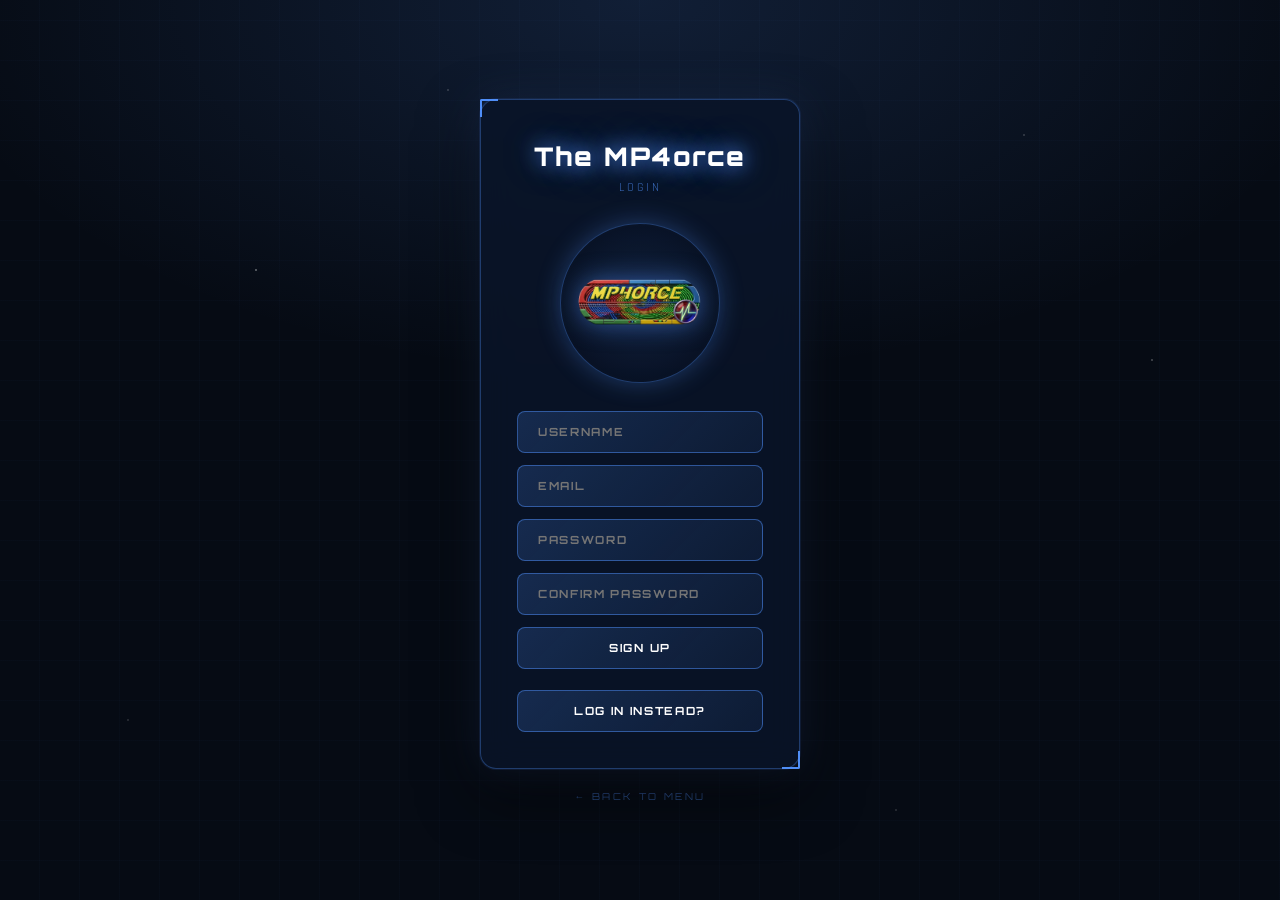
<file: signup.html>
<!doctype html>
<html lang="en">
  <head>
    <meta charset="UTF-8" />
    <meta name="viewport" content="width=device-width, initial-scale=1.0" />
    <title>The MP4orce - Login</title>
    <link
      href="https://fonts.googleapis.com/css2?family=Orbitron:wght@700;900&family=Rajdhani:wght@400;600&display=swap"
      rel="stylesheet"
    />
    <link rel="stylesheet" href="style.css" />
  </head>
  <body>
    <div class="menu">
      <h1>The MP4orce</h1>
      <p class="subtitle">Login</p>

      <div class="img-wrapper">
        <img src="img/mp4.png" alt="MP4orce Logo" />
      </div>

      <form id="login-form">
        <ul>
          <li>
            <input id="username" type="text" placeholder="Username" required />
          </li>
          <li>
            <input id="email" type="email" placeholder="Email" required />
          </li>
          <li>
            <input id="password" type="password" placeholder="Password" required />
          </li>
          <li>
            <input id="confirm-password" type="password" placeholder="Confirm Password" required />
          </li>
          <li>
            <button class="button" type="submit">Sign Up</button>
          </li>
        </ul>
      </form>
      <br>

      <div class="login-redirect">
       
        <button class="button" onclick="window.location.href='login.html'">Log In Instead?</button>
      </div>
    </div>


    <br> 
    <a href="index.html" class="about-back-link">← Back to Menu</a>

    <script src="storage.js"></script>
  </body>
</html>
</file>
<file: style.css>
@import url("https://fonts.googleapis.com/css2?family=Orbitron:wght@700;900&family=Rajdhani:wght@400;600&display=swap");

:root {
  --dark: #060b14;
  --card-bg: rgba(10, 20, 40, 0.85);
  --blue: #4f8ef7;
  --blue-glow: #4f8ef755;
  --border: rgba(79, 142, 247, 0.35);

  --samkaith: #f74f4f;
  --dummling: #4f8ef7;
  --genji: #4ff7a0;
  --kk: #f7e24f;

  --bg: #060b14;
  --panel: #0d0d1a;
  --panel2: #0a0a16;
  --border2: #252545;
  --gold: #c8a84b;
  --gold-light: #f0c060;
  --gold-glow: #f0c060;
  --red: #e84040;
  --green: #4ecb6e;
  --yellow: #f0c040;
  --purple: #a855f7;
  --hp-green: #3ecf6e;
  --hp-red: #e84040;
  --text: #d4d4f0;
  --text-dim: #7070a0;
  --text-muted: #2e2e50;
  --xp-color: #a855f7;
  --xp-glow: #c084fc;

  --silver: #b0bec5;
  --bronze: #cd7c3a;
}

*,
*::before,
*::after {
  box-sizing: border-box;
  margin: 0;
  padding: 0;
}

/* ══════════════════════════════════════════
   BODY — fullscreen, no scroll for game page
   ══════════════════════════════════════════ */
body {
 
  min-height: 100vh;
  display: flex;
  flex-direction: column;
  align-items: center;
  justify-content: center;
  background-color: var(--dark);
  background-image:
  
    radial-gradient(
      ellipse 80% 60% at 50% 0%,
      rgba(79, 142, 247, 0.15) 0%,
      transparent 70%
    ),
    repeating-linear-gradient(
      0deg,
      transparent,
      transparent 39px,
      rgba(79, 142, 247, 0.04) 40px
    ),
    repeating-linear-gradient(
      90deg,
      transparent,
      transparent 39px,
      rgba(79, 142, 247, 0.04) 40px
    );
  font-family: "Rajdhani", sans-serif;
  padding: 40px 20px;
}

/* Game page overrides — add class="game-page" to <body> in battlefield.html */
body.game-page {
  height: 100vh;
  max-height: 100vh;
  overflow: hidden;
  justify-content: flex-start;
  padding: 6px 10px;
}

/* Starfield */
body::before {
  content: "";
  position: fixed;
  inset: 0;
  background-image:
    radial-gradient(1px 1px at 20% 30%, white, transparent),
    radial-gradient(1px 1px at 60% 70%, rgba(255,255,255,0.6), transparent),
    radial-gradient(1px 1px at 80% 15%, rgba(255,255,255,0.5), transparent),
    radial-gradient(1px 1px at 10% 80%, rgba(255,255,255,0.4), transparent),
    radial-gradient(1px 1px at 45% 55%, white, transparent),
    radial-gradient(1px 1px at 90% 40%, rgba(255,255,255,0.7), transparent),
    radial-gradient(1px 1px at 35% 10%, rgba(255,255,255,0.5), transparent),
    radial-gradient(1px 1px at 70% 90%, rgba(255,255,255,0.4), transparent);
  pointer-events: none;
  z-index: 0;
}

/* ══════════════════════════════════════════
   ANIMATIONS
   ══════════════════════════════════════════ */
@keyframes fadeUp {
  from { opacity: 0; transform: translateY(16px); }
  to   { opacity: 1; transform: translateY(0); }
}
@keyframes spinSlow {
  to { transform: rotate(360deg); }
}
@keyframes pulse {
  0%,100% { transform: scale(1); opacity: 1; }
  50%      { transform: scale(1.1); opacity: 0.8; }
}

/* ══════════════════════════════════════════
   HEADINGS
   ══════════════════════════════════════════ */
h1 {
  font-family: "Orbitron", sans-serif;
  font-weight: 900;
  font-size: 1.6rem;
  letter-spacing: 0.08em;
  color: #fff;
  text-shadow: 0 0 20px var(--blue), 0 0 40px rgba(79,142,247,0.4);
  margin-bottom: 8px;
  animation: fadeUp 0.7s 0.1s ease both;
}
h1.title {
  font-size: 2rem;
  letter-spacing: 0.06em;
  margin-bottom: 48px;
  animation: fadeUp 0.5s 0.1s ease both;
}

/* ══════════════════════════════════════════
   MENU CARD
   ══════════════════════════════════════════ */
.menu {
  position: relative;
  z-index: 1;
  background: var(--card-bg);
  border: 1px solid var(--border);
  border-radius: 16px;
  padding: 40px 36px 36px;
  width: 320px;
  text-align: center;
  backdrop-filter: blur(16px);
  box-shadow:
    0 0 0 1px rgba(79,142,247,0.1),
    0 0 40px rgba(79,142,247,0.12),
    0 24px 60px rgba(0,0,0,0.6);
  animation: fadeUp 0.7s ease both;
}
.menu::before, .menu::after {
  content: "";
  position: absolute;
  width: 18px; height: 18px;
  border-color: var(--blue); border-style: solid;
}
.menu::before { top:-1px; left:-1px; border-width:2px 0 0 2px; border-radius:2px 0 0 0; }
.menu::after  { bottom:-1px; right:-1px; border-width:0 2px 2px 0; border-radius:0 0 2px 0; }

.subtitle {
  font-size: 0.75rem;
  letter-spacing: 0.25em;
  text-transform: uppercase;
  color: rgba(79,142,247,0.7);
  margin-bottom: 28px;
  animation: fadeUp 0.7s 0.2s ease both;
}

.img-wrapper {
  margin: 0 auto 28px;
  width: 160px; height: 160px;
  border-radius: 50%;
  border: 1.5px solid var(--border);
  display: flex; align-items: center; justify-content: center;
  background: radial-gradient(circle, rgba(79,142,247,0.12) 0%, transparent 70%);
  box-shadow: 0 0 24px var(--blue-glow);
  animation: fadeUp 0.7s 0.3s ease both;
}
.img-wrapper img {
  width: 130px;
  border-radius: 50%;
  filter: drop-shadow(0 0 12px rgba(79,142,247,0.5));
}

/* ══════════════════════════════════════════
   MENU BUTTONS
   ══════════════════════════════════════════ */
ul { list-style:none; display:flex; flex-direction:column; gap:12px; }
li { animation: fadeUp 0.6s ease both; }
li:nth-child(1) { animation-delay: 0.4s; }
li:nth-child(2) { animation-delay: 0.5s; }

.button, input {
  width: 100%;
  padding: 13px 20px;
  font-family: "Orbitron", sans-serif;
  font-weight: 700; font-size: 0.7rem;
  letter-spacing: 0.15em; text-transform: uppercase;
  color: #fff;
  background: linear-gradient(135deg, rgba(79,142,247,0.2) 0%, rgba(79,142,247,0.08) 100%);
  border: 1px solid rgba(79,142,247,0.5);
  border-radius: 8px; cursor: pointer;
  position: relative; overflow: hidden;
  transition: all 0.25s ease;
}
.button::before {
  content: ""; position: absolute; inset: 0;
  background: linear-gradient(135deg, rgba(79,142,247,0.35), rgba(79,142,247,0.1));
  opacity: 0; transition: opacity 0.25s ease;
}
.button:hover {
  border-color: var(--blue);
  box-shadow: 0 0 20px var(--blue-glow), inset 0 0 20px rgba(79,142,247,0.05);
  transform: translateY(-1px); color: #fff;
}
.button:hover::before { opacity: 1; }
.button:active { transform: translateY(0); box-shadow: 0 0 10px var(--blue-glow); }
.button span { position: relative; z-index: 1; }

/* ══════════════════════════════════════════
   HERO CARDS (menu/select pages)
   ══════════════════════════════════════════ */
.hero-row { display:flex; gap:24px; flex-wrap:wrap; justify-content:center; }

.hero-card {
  --accent: var(--blue);
  position: relative; width: 180px;
  background: var(--card-bg);
  border: 1px solid color-mix(in srgb, var(--accent) 30%, transparent);
  border-radius: 14px; padding: 28px 20px 22px;
  text-align: center; backdrop-filter: blur(12px);
  cursor: pointer;
  transition: transform 0.25s ease, box-shadow 0.25s ease, border-color 0.25s ease;
  animation: fadeUp 0.6s ease both;
}
.hero-card:nth-child(1) { animation-delay: 0.2s; }
.hero-card:nth-child(2) { animation-delay: 0.3s; }
.hero-card:nth-child(3) { animation-delay: 0.4s; }
.hero-card:nth-child(4) { animation-delay: 0.5s; }
.hero-card::before, .hero-card::after {
  content: ""; position: absolute;
  width: 12px; height: 12px;
  border-color: var(--accent); border-style: solid; transition: border-color 0.25s;
}
.hero-card::before { top:-1px; left:-1px; border-width:2px 0 0 2px; border-radius:2px 0 0 0; }
.hero-card::after  { bottom:-1px; right:-1px; border-width:0 2px 2px 0; border-radius:0 0 2px 0; }
.hero-card:hover {
  transform: translateY(-6px);
  border-color: color-mix(in srgb, var(--accent) 70%, transparent);
  box-shadow: 0 0 30px color-mix(in srgb, var(--accent) 25%, transparent), 0 16px 40px rgba(0,0,0,0.5);
}
.hero-card.samkaith { --accent: var(--samkaith); }
.hero-card.dummling { --accent: var(--dummling); }
.hero-card.genji    { --accent: var(--genji); }
.hero-card.kk       { --accent: var(--kk); }

.hero-image { width:120px; height:120px; margin:0 auto 16px; display:flex; align-items:center; justify-content:center; }
.hero-image img {
  width:100%; height:100%; object-fit:contain;
  image-rendering: pixelated; image-rendering: crisp-edges;
  transition: transform 0.2s ease, filter 0.2s ease;
}
.hero-card:hover .hero-image img { transform: scale(1.15); }
.hero-card.samkaith:hover .hero-image img { filter: drop-shadow(0 0 18px #ff4d4d); }
.hero-card.dummling:hover .hero-image img { filter: drop-shadow(0 0 18px #4f8ef7); }
.hero-card.genji:hover    .hero-image img { filter: drop-shadow(0 0 18px #4ff7a0); }
.hero-card.kk:hover       .hero-image img { filter: drop-shadow(0 0 18px #ffd54d); }

.hero-card h2 {
  font-family: "Orbitron", sans-serif;
  font-size: 0.85rem; font-weight: 700;
  letter-spacing: 0.1em; color: #fff;
  margin-bottom: 16px; text-transform: uppercase;
}
.hero-card button {
  width: 100%; padding: 9px 0;
  font-family: "Orbitron", sans-serif;
  font-size: 0.65rem; font-weight: 700;
  letter-spacing: 0.2em; text-transform: uppercase;
  color: var(--accent);
  background: color-mix(in srgb, var(--accent) 12%, transparent);
  border: 1px solid color-mix(in srgb, var(--accent) 50%, transparent);
  border-radius: 6px; cursor: pointer;
  transition: background 0.2s ease, box-shadow 0.2s ease, color 0.2s ease;
}
.hero-card button:hover {
  background: color-mix(in srgb, var(--accent) 25%, transparent);
  box-shadow: 0 0 14px color-mix(in srgb, var(--accent) 35%, transparent);
  color: #fff;
}
.hero-card button:active { transform: scale(0.97); }

.back-link {
  margin-top: 44px;
  font-family: "Orbitron", sans-serif;
  font-size: 0.6rem; letter-spacing: 0.25em; text-transform: uppercase;
  color: rgba(79,142,247,0.5); text-decoration: none;
  transition: color 0.2s;
  animation: fadeUp 0.6s 0.6s ease both;
}
.back-link:hover { color: var(--blue); }

/* ══════════════════════════════════════════
   GAME PAGE HEADER
   ══════════════════════════════════════════ */
#game-title {
  font-family: "Orbitron", sans-serif;
  font-size: clamp(0.9rem, 2.2vw, 1.5rem);
  color: var(--gold);
  text-shadow: 0 0 20px var(--gold), 0 0 40px rgba(200,168,75,0.5);
  letter-spacing: 0.15em;
  padding: 4px 0 2px;
  z-index: 1; position: relative;
}
#level-display {
  font-family: "Orbitron", sans-serif;
  font-size: 0.7rem;
  color: var(--text-dim);
  letter-spacing: 0.2em;
  margin-bottom: 2px;
  z-index: 1; position: relative;
}

/* ══════════════════════════════════════════
   TURN INDICATOR
   ══════════════════════════════════════════ */
#turn-indicator {
  font-family: "Orbitron", sans-serif;
  font-size: 0.7rem; letter-spacing: 0.2em;
  color: var(--gold);
  margin-bottom: 2px; text-align: center;
  z-index: 1; position: relative; min-height: 1.1em;
}
#target-hint {
  font-size: 0.7rem; color: var(--hp-red);
  letter-spacing: 0.1em; text-align: center;
  z-index: 1; position: relative;
  min-height: 1.1em; margin-bottom: 2px;
  animation: blinkAnim 0.7s infinite alternate;
}
@keyframes blinkAnim { from { opacity:1; } to { opacity:0.4; } }

/* ══════════════════════════════════════════
   ARENA
   ══════════════════════════════════════════ */
#arena {
  display: flex;
  align-items: stretch;
  justify-content: center;
  gap: 0;
  width: 100%; max-width: 1100px;
  padding: 0 6px;
  z-index: 1; position: relative;
  flex: 1;               /* fills remaining vertical space */
  overflow: hidden;
}

.side-column {
  display: flex;
  flex-direction: column;
  gap: 5px;
  flex: 1;
  padding: 4px 6px;
}
#hero-team  { align-items: flex-start; }
#enemy-team { align-items: flex-end; }

.unit-info-row {
  display: flex; align-items: center;
  gap: 8px; margin-bottom: 4px;
}
.unit-name  { font-family:"Orbitron",sans-serif; font-size:0.75rem; font-weight:600; letter-spacing:0.05em; }
.unit-class { font-size:0.6rem; color:var(--text-dim); letter-spacing:0.1em; }

/* ══════════════════════════════════════════
   HP BAR
   ══════════════════════════════════════════ */
.hp-bar-wrap {
  background: rgba(0,0,0,0.5);
  border-radius: 4px; height: 7px;
  overflow: hidden;
  border: 1px solid rgba(255,255,255,0.05);
}
.hp-bar {
  height: 100%; border-radius: 4px;
  transition: width 0.6s cubic-bezier(0.4,0,0.2,1);
  position: relative;
}
.hp-bar::after {
  content: '';
  position: absolute; top:0; left:0; right:0; height:40%;
  background: rgba(255,255,255,0.2); border-radius:4px;
}
.hp-text { font-size:0.6rem; color:var(--text-dim); margin-top:2px; font-variant-numeric:tabular-nums; }

/* ══════════════════════════════════════════
   VS DIVIDER
   ══════════════════════════════════════════ */
#vs-divider {
  display: flex; flex-direction: column; align-items: center;
  justify-content: center; padding: 0 10px; gap: 6px; z-index: 2;
}
.vs-text {
  font-family:"Orbitron",sans-serif; font-size:1.2rem;
  color:var(--gold); text-shadow:0 0 15px var(--gold); letter-spacing:0.2em;
}
.vs-line {
  width: 2px; flex: 1;
  background: linear-gradient(to bottom, transparent, var(--border), transparent);
  max-height: 260px;
}

/* ══════════════════════════════════════════
   BATTLE LOG
   ══════════════════════════════════════════ */
#battle-log {
  width: 100%; max-width: 1100px;
  padding: 0 8px;
  z-index: 1; position: relative;
  margin: 4px 0;
}
#log-box {
  background: rgba(0,0,0,0.6);
  border: 1px solid var(--border);
  border-radius: 6px; padding: 5px 10px;
  min-height: 36px; max-height: 52px;
  overflow-y: auto;
  font-size: 0.75rem;
  color: var(--text); letter-spacing: 0.03em;
}
.log-line {
  opacity: 0; transform: translateY(4px);
  animation: logFadeIn 0.3s forwards;
}
@keyframes logFadeIn { to { opacity:1; transform:translateY(0); } }

/* ══════════════════════════════════════════
   SKILL BAR
   ══════════════════════════════════════════ */
#skill-bar {
  width: 100%; max-width: 1100px;
  padding: 0 8px 3px;
  z-index: 1; position: relative;
  display: flex; flex-wrap: wrap; gap: 6px; justify-content: center;
}
.action-btn {
  flex: 1 1 140px; max-width: 210px;
  padding: 7px 6px;
  background: rgba(15,15,30,0.9);
  border: 1px solid var(--border); border-radius: 6px;
  color: var(--text); font-family:"Rajdhani",sans-serif;
  font-size: 0.8rem; font-weight: 600; letter-spacing: 0.1em;
  cursor: pointer; position: relative; overflow: hidden;
  transition: all 0.2s; text-transform: uppercase;
}
.action-btn::before {
  content: ''; position: absolute; inset: 0;
  background: linear-gradient(135deg, rgba(255,255,255,0.04), transparent);
  pointer-events: none;
}
.action-btn .skill-icon { font-size:1rem; display:block; margin-bottom:1px; }
.action-btn .skill-name { display:block; font-size:0.75rem; }
.action-btn .skill-desc { display:block; font-size:0.57rem; color:var(--text-dim); letter-spacing:0.05em; margin-top:1px; }
.xp-cost {
  display: inline-block;
  background: rgba(168,85,247,0.25);
  border: 1px solid rgba(168,85,247,0.5);
  border-radius: 3px; padding: 0 4px;
  font-size: 0.55rem; color: var(--xp-glow);
  letter-spacing: 0.05em; margin-top: 2px;
}
.action-btn:hover:not(:disabled) {
  background: rgba(200,168,75,0.1); border-color: var(--gold);
  transform: translateY(-2px); box-shadow: 0 4px 15px rgba(200,168,75,0.2);
}
.action-btn:active:not(:disabled) { transform: translateY(0); }
.action-btn:disabled { opacity: 0.4; cursor: not-allowed; }

/* ══════════════════════════════════════════
   XP PANEL
   ══════════════════════════════════════════ */
#xp-panel {
  display: flex; gap: 8px; flex-wrap: wrap; justify-content: center;
  width: 100%; max-width: 1100px;
  padding: 0 8px 3px;
  z-index: 1; position: relative;
}
.hero-xp-wrap { display:flex; flex-direction:column; align-items:center; gap:2px; flex:1; min-width:70px; max-width:150px; }
.hero-xp-label { font-size:0.57rem; color:var(--text-dim); letter-spacing:0.1em; font-family:"Orbitron",sans-serif; }
.xp-bar-wrap { width:100%; height:5px; background:rgba(0,0,0,0.5); border-radius:4px; border:1px solid rgba(168,85,247,0.3); overflow:hidden; }
.xp-bar { height:100%; background:linear-gradient(90deg,var(--xp-color),var(--xp-glow)); border-radius:4px; transition:width 0.4s cubic-bezier(0.4,0,0.2,1); position:relative; }
.xp-bar::after { content:''; position:absolute; top:0; left:0; right:0; height:40%; background:rgba(255,255,255,0.3); border-radius:4px; }
.xp-count { font-size:0.55rem; color:var(--xp-color); letter-spacing:0.05em; }

#xp-footer {
  width: 100%; max-width: 1100px;
  padding: 0 8px 4px;
  z-index: 1; position: relative; text-align: center;
  font-size: 0.6rem; color: var(--text-muted); letter-spacing: 0.1em;
}

/* ══════════════════════════════════════════
   TARGETING
   ══════════════════════════════════════════ */
@keyframes targetPulse {
  from { box-shadow: 0 0 8px rgba(232,64,64,0.3); }
  to   { box-shadow: 0 0 20px rgba(232,64,64,0.7); }
}

/* ══════════════════════════════════════════
   DAMAGE FLOATS
   ══════════════════════════════════════════ */
.dmg-float {
  position: absolute; top: 0; left: 50%; transform: translateX(-50%);
  font-family: "Orbitron", sans-serif; font-size: 1.2rem; font-weight: 700;
  pointer-events: none; z-index: 100;
  animation: floatUp 1.2s forwards; white-space: nowrap;
}
.dmg-float.heal   { color: var(--hp-green); text-shadow: 0 0 10px var(--hp-green); }
.dmg-float.damage { color: #ff4444; text-shadow: 0 0 10px #ff4444; }
.dmg-float.crit   { color: #ffcc00; text-shadow: 0 0 15px #ffcc00; font-size: 1.6rem; }
.dmg-float.miss   { color: var(--text-dim); font-size: 0.9rem; }
.dmg-float.xp     { color: var(--xp-glow); text-shadow: 0 0 10px var(--xp-color); font-size: 0.9rem; }
@keyframes floatUp {
  0%   { opacity:1; transform:translateX(-50%) translateY(0) scale(1); }
  20%  { opacity:1; transform:translateX(-50%) translateY(-14px) scale(1.2); }
  100% { opacity:0; transform:translateX(-50%) translateY(-55px) scale(0.8); }
}

/* ══════════════════════════════════════════
   VISUAL FX
   ══════════════════════════════════════════ */
.skill-flash { position:fixed; inset:0; pointer-events:none; z-index:999; opacity:0; animation:flashAnim 0.4s ease-out; }
@keyframes flashAnim { 0% { opacity:0.4; } 100% { opacity:0; } }

@keyframes shakeAnim {
  0%,100% { transform:translateX(0); }
  20% { transform:translateX(-8px) rotate(-1deg); }
  40% { transform:translateX(8px) rotate(1deg); }
  60% { transform:translateX(-5px); }
  80% { transform:translateX(5px); }
}
.hit-shake { animation: shakeAnim 0.4s ease-out !important; }

/* ══════════════════════════════════════════
   OVERLAY (victory / defeat)
   ══════════════════════════════════════════ */
#overlay {
  display: none; position: fixed; inset: 0;
  background: rgba(0,0,0,0.85);
  z-index: 500; align-items: center; justify-content: center;
  flex-direction: column; gap: 24px;
}
#overlay.show { display: flex; animation: fadeIn 0.5s; }
@keyframes fadeIn { from { opacity:0; } to { opacity:1; } }
#overlay-title {
  font-family: "Orbitron", sans-serif;
  font-size: clamp(2rem,6vw,4rem); text-align: center;
  animation: titlePulse 1.5s infinite alternate;
}
@keyframes titlePulse {
  from { text-shadow: 0 0 20px currentColor; }
  to   { text-shadow: 0 0 60px currentColor, 0 0 100px currentColor; }
}
#overlay-btn {
  padding: 14px 40px;
  font-family: "Orbitron", sans-serif; font-size: 1rem;
  letter-spacing: 0.15em; background: transparent;
  border: 2px solid var(--gold); color: var(--gold);
  border-radius: 4px; cursor: pointer;
  transition: all 0.2s; text-transform: uppercase;
}
#overlay-btn:hover { background: var(--gold); color: var(--bg); }

/* ══════════════════════════════════════════
   XP TOAST
   ══════════════════════════════════════════ */
.xp-toast {
  position: fixed; bottom: 80px; left: 50%; transform: translateX(-50%);
  background: rgba(168,85,247,0.2); border: 1px solid rgba(168,85,247,0.6);
  color: var(--xp-glow); padding: 5px 14px; border-radius: 20px;
  font-size: 0.78rem; letter-spacing: 0.1em; pointer-events: none;
  z-index: 200; animation: toastPop 1.5s forwards;
}
@keyframes toastPop {
  0%   { opacity:0; transform:translateX(-50%) translateY(10px); }
  20%  { opacity:1; transform:translateX(-50%) translateY(0); }
  80%  { opacity:1; }
  100% { opacity:0; transform:translateX(-50%) translateY(-10px); }
}

/* ══════════════════════════════════════════
   BATTLE CARDS  ← KEY SECTION
   portrait padding + image fit fixed here
   ══════════════════════════════════════════ */
.static-hero-card {
  width: 100%; max-width: 220px;
  background: var(--panel); border: 1px solid var(--border);
  border-radius: 8px; padding: 6px 8px;
  position: relative; overflow: hidden;
}
.static-hero-card::before {
  content: ''; position: absolute; inset: 0;
  background: linear-gradient(135deg, rgba(255,255,255,0.03) 0%, transparent 60%);
  pointer-events: none;
}
.static-enemy-card {
  width: 100%; max-width: 220px; margin-left: auto;
  background: var(--panel); border: 1px solid var(--border);
  border-radius: 8px; padding: 6px 8px;
  position: relative; overflow: hidden;
}

/* ── Portrait box — spacing between image and border ── */
.static-portrait {
  width: 50px;
  height: 55px;
  border-radius: 8px;
  background: rgba(0,0,0,0.4);
  border: 1px solid rgba(255,255,255,0.1);
  display: flex;
  align-items: center;
  justify-content: center;
  font-size: 1.6rem;
  flex-shrink: 0;
  overflow: hidden;
  padding: 5px;          /* ← space between image and border */
  position: relative;
}

/* ── Image inside portrait ── */
.static-portrait img {
  width: 100%;
  height: 100%;
  object-fit: cover;
  object-position: center top;
  border-radius: 4px;    /* ← slightly rounded inside */
  display: block;
}

.static-hp-bar { height: 100%; border-radius: 4px; }
.js-only { display: none; }

@media (max-width: 600px) {
  .unit-card, .static-hero-card, .static-enemy-card { max-width: 100%; }
  .action-btn { flex: 1 1 110px; font-size: 0.7rem; }
  .static-portrait { width: 56px; height: 56px; }
}

/* ══════════════════════════════════════════
   NAV BAR
   ══════════════════════════════════════════ */
nav {
  position: relative; z-index: 10;
  width: 100%; max-width: 860px;
  display: flex; align-items: center; justify-content: space-between;
  padding: 20px 24px;
  border-bottom: 1px solid var(--border);
}
.nav-back {
  font-family: "Orbitron", sans-serif;
  font-size: 0.7rem; letter-spacing: 0.25em;
  color: var(--text-dim); text-decoration: none;
  text-transform: uppercase;
  display: flex; align-items: center; gap: 8px;
  transition: color 0.2s;
}
.nav-back:hover { color: var(--gold); }
.nav-back::before {
  content: ''; display: block;
  width: 18px; height: 1px;
  background: currentColor; transition: width 0.2s;
}
.nav-back:hover::before { width: 24px; }
.nav-title {
  font-family: "Orbitron", sans-serif;
  font-size: 0.85rem; color: var(--gold);
  letter-spacing: 0.2em;
  text-shadow: 0 0 15px rgba(200,168,75,0.4);
}

/* ══════════════════════════════════════════
   PAGE HEADERS (settings / about / etc)
   ══════════════════════════════════════════ */
.page-header {
  position: relative; z-index: 1;
  width: 100%; max-width: 860px;
  padding: 48px 24px 32px; text-align: center;
}
.page-eyebrow {
  font-family: "Orbitron", sans-serif;
  font-size: 0.65rem; letter-spacing: 0.45em; text-transform: uppercase;
  color: var(--text-muted); margin-bottom: 12px;
}
.page-title {
  font-family: "Orbitron", sans-serif;
  font-size: clamp(1.6rem,4vw,2.8rem);
  color: var(--gold-light);
  text-shadow: 0 0 30px rgba(200,168,75,0.4);
  letter-spacing: 0.1em; margin-bottom: 10px;
}
.page-sub { font-size: 0.9rem; color: var(--text-dim); letter-spacing: 0.08em; }

/* ══════════════════════════════════════════
   SETTINGS PAGE
   ══════════════════════════════════════════ */
.settings-wrap {
  position: relative; z-index: 1;
  width: 100%; max-width: 860px;
  padding: 0 24px 60px;
  display: flex; flex-direction: column; gap: 12px;
}
.section-header {
  display: flex; align-items: center; gap: 12px;
  margin-top: 24px; margin-bottom: 4px;
}
.section-header-line { flex:1; height:1px; background:var(--border); }
.section-header-label {
  font-family: "Orbitron", sans-serif;
  font-size: 0.62rem; letter-spacing: 0.4em;
  color: var(--text-muted); text-transform: uppercase; white-space: nowrap;
}
.setting-row {
  background: var(--panel); border: 1px solid var(--border);
  border-radius: 8px; padding: 18px 22px;
  display: flex; align-items: center; gap: 20px;
  transition: border-color 0.2s;
  opacity: 0; transform: translateX(-12px);
  animation: slideIn 0.4s forwards;
}
.setting-row:hover { border-color: var(--border2); }
.setting-icon { font-size:1.3rem; width:36px; text-align:center; flex-shrink:0; filter:drop-shadow(0 0 6px var(--accent,var(--gold))); }
.setting-info { flex:1; min-width:0; }
.setting-name { font-family:"Orbitron",sans-serif; font-size:0.82rem; font-weight:600; letter-spacing:0.1em; color:var(--text); margin-bottom:3px; }
.setting-desc { font-size:0.78rem; color:var(--text-dim); letter-spacing:0.04em; line-height:1.4; }
.setting-control { flex-shrink:0; display:flex; align-items:center; gap:10px; }

.slider-wrap { display:flex; align-items:center; gap:10px; }
.slider-val { font-family:"Orbitron",sans-serif; font-size:0.85rem; color:var(--accent,var(--gold)); min-width:36px; text-align:right; text-shadow:0 0 8px var(--accent,var(--gold)); }

input[type=range] {
  -webkit-appearance: none;
  width: 160px; height: 4px;
  border-radius: 2px; background: var(--border2);
  outline: none; cursor: pointer;
}
input[type=range]::-webkit-slider-thumb {
  -webkit-appearance: none;
  width:16px; height:16px; border-radius:50%;
  background: var(--accent,var(--gold));
  box-shadow: 0 0 8px var(--accent,var(--gold));
  cursor: pointer; transition: transform 0.15s;
}
input[type=range]::-webkit-slider-thumb:hover { transform: scale(1.25); }
input[type=range]::-moz-range-thumb {
  width:16px; height:16px; border-radius:50%;
  background: var(--accent,var(--gold));
  box-shadow: 0 0 8px var(--accent,var(--gold));
  border: none; cursor: pointer;
}

.toggle { position:relative; width:48px; height:26px; cursor:pointer; }
.toggle input { display:none; }
.toggle-track {
  position:absolute; inset:0;
  background:var(--border2); border-radius:13px;
  border:1px solid var(--border2);
  transition: background 0.25s, border-color 0.25s;
}
.toggle input:checked + .toggle-track { background:rgba(200,168,75,0.25); border-color:var(--gold); }
.toggle-thumb {
  position:absolute; top:3px; left:3px;
  width:18px; height:18px; border-radius:50%;
  background:var(--text-muted);
  transition: transform 0.25s, background 0.25s, box-shadow 0.25s;
}
.toggle input:checked ~ .toggle-thumb { transform:translateX(22px); background:var(--gold); box-shadow:0 0 8px var(--gold); }

.select-group { display:flex; gap:6px; }
.sel-btn {
  padding:6px 14px; border-radius:4px;
  border:1px solid var(--border2); background:transparent;
  color:var(--text-dim); font-family:"Orbitron",sans-serif;
  font-size:0.65rem; letter-spacing:0.15em; text-transform:uppercase;
  cursor:pointer; transition:all 0.2s;
}
.sel-btn:hover { border-color:var(--accent,var(--gold)); color:var(--text); }
.sel-btn.active {
  background:rgba(200,168,75,0.12); border-color:var(--accent,var(--gold));
  color:var(--accent,var(--gold)); text-shadow:0 0 8px var(--accent,var(--gold));
}

.lang-select {
  background:var(--panel2); border:1px solid var(--border2);
  border-radius:5px; color:var(--text);
  font-family:"Rajdhani",sans-serif; font-size:0.9rem;
  padding:7px 30px 7px 12px; cursor:pointer; outline:none;
  appearance:none; -webkit-appearance:none;
  background-image:url("data:image/svg+xml,%3Csvg xmlns='http://www.w3.org/2000/svg' width='10' height='6' viewBox='0 0 10 6'%3E%3Cpath d='M0 0l5 6 5-6z' fill='%236060a0'/%3E%3C/svg%3E");
  background-repeat:no-repeat; background-position:right 10px center;
  transition:border-color 0.2s;
}
.lang-select:focus { border-color:var(--gold); }

.save-row { display:flex; justify-content:flex-end; gap:12px; margin-top:20px; padding-top:24px; border-top:1px solid var(--border); }
.btn-reset {
  padding:12px 24px; background:transparent;
  border:1px solid var(--border2); border-radius:5px;
  color:var(--text-dim); font-family:"Orbitron",sans-serif;
  font-size:0.7rem; letter-spacing:0.2em; text-transform:uppercase;
  cursor:pointer; transition:all 0.2s;
}
.btn-reset:hover { border-color:var(--red); color:var(--red); }
.btn-save {
  padding:12px 32px; background:rgba(200,168,75,0.1);
  border:1px solid var(--gold); border-radius:5px;
  color:var(--gold-light); font-family:"Orbitron",sans-serif;
  font-size:0.7rem; letter-spacing:0.2em; text-transform:uppercase;
  cursor:pointer; transition:all 0.2s;
  text-shadow:0 0 8px rgba(200,168,75,0.4);
}
.btn-save:hover { background:var(--gold); color:var(--bg); text-shadow:none; box-shadow:0 0 20px rgba(200,168,75,0.4); }

#save-toast {
  position:fixed; bottom:32px; left:50%;
  transform:translateX(-50%) translateY(20px);
  background:rgba(78,203,110,0.15); border:1px solid rgba(78,203,110,0.4);
  color:#4ecb6e; padding:10px 24px; border-radius:6px;
  font-family:"Orbitron",sans-serif; font-size:0.7rem; letter-spacing:0.2em;
  opacity:0; transition:all 0.3s; pointer-events:none; z-index:100;
}
#save-toast.show { opacity:1; transform:translateX(-50%) translateY(0); }

@keyframes slideIn { to { opacity:1; transform:translateX(0); } }
.setting-row:nth-child(1) { animation-delay:0.05s; }
.setting-row:nth-child(2) { animation-delay:0.12s; }
.setting-row:nth-child(3) { animation-delay:0.19s; }
.setting-row:nth-child(4) { animation-delay:0.26s; }
.setting-row:nth-child(5) { animation-delay:0.33s; }
.setting-row:nth-child(6) { animation-delay:0.40s; }
.setting-row:nth-child(7) { animation-delay:0.47s; }

@media (max-width:580px) {
  .setting-row { flex-wrap:wrap; }
  .setting-control { width:100%; justify-content:flex-start; padding-left:56px; }
  input[type=range] { width:100%; }
  .select-group { flex-wrap:wrap; }
}

/* ══════════════════════════════════════════
   HERO DETAIL PAGE
   ══════════════════════════════════════════ */
.tab-anchor { position:absolute; width:0; height:0; overflow:hidden; pointer-events:none; }
.page-wrapper { position:relative; z-index:1; width:100%; max-width:900px; display:flex; flex-direction:column; align-items:center; gap:28px; }
.hero-tabs { display:flex; gap:10px; flex-wrap:wrap; justify-content:center; animation:fadeUp 0.6s 0.1s ease both; }
.tab-link {
  font-family:"Orbitron",sans-serif; font-size:0.6rem; font-weight:700;
  letter-spacing:0.2em; text-transform:uppercase;
  padding:8px 18px; background:rgba(79,142,247,0.06);
  border:1px solid rgba(79,142,247,0.25); border-radius:6px;
  color:rgba(255,255,255,0.45); text-decoration:none; transition:all 0.2s ease;
}
.tab-link:hover { color:#fff; border-color:rgba(79,142,247,0.6); background:rgba(79,142,247,0.12); }

.detail-card {
  --accent: var(--blue);
  width:100%; background:var(--card-bg);
  border:1px solid color-mix(in srgb,var(--accent) 35%,transparent);
  border-radius:16px; padding:36px 32px 32px;
  backdrop-filter:blur(16px);
  box-shadow: 0 0 0 1px color-mix(in srgb,var(--accent) 8%,transparent), 0 0 50px color-mix(in srgb,var(--accent) 10%,transparent), 0 24px 60px rgba(0,0,0,0.6);
  position:relative; display:none;
}
.detail-card.samkaith { --accent:var(--samkaith); }
.detail-card.dummling { --accent:var(--dummling); }
.detail-card.genji    { --accent:var(--genji); }
.detail-card.kk       { --accent:var(--kk); }
.detail-card.samkaith { display:block; }
#tab-samkaith:target ~ .page-wrapper .detail-card.samkaith,
#tab-dummling:target ~ .page-wrapper .detail-card.dummling,
#tab-genji:target    ~ .page-wrapper .detail-card.genji,
#tab-kk:target       ~ .page-wrapper .detail-card.kk { display:block; animation:fadeUp 0.5s ease both; }
#tab-dummling:target ~ .page-wrapper .detail-card.samkaith,
#tab-genji:target    ~ .page-wrapper .detail-card.samkaith,
#tab-kk:target       ~ .page-wrapper .detail-card.samkaith { display:none; }

.tab-link.samkaith { color:var(--samkaith); border-color:var(--samkaith); background:color-mix(in srgb,var(--samkaith) 12%,transparent); box-shadow:0 0 14px color-mix(in srgb,var(--samkaith) 25%,transparent); }
#tab-dummling:target ~ .page-wrapper .tab-link.samkaith,
#tab-genji:target    ~ .page-wrapper .tab-link.samkaith,
#tab-kk:target       ~ .page-wrapper .tab-link.samkaith { color:rgba(255,255,255,0.45); border-color:rgba(79,142,247,0.25); background:rgba(79,142,247,0.06); box-shadow:none; }
#tab-samkaith:target ~ .page-wrapper .tab-link.samkaith { color:var(--samkaith); border-color:var(--samkaith); background:color-mix(in srgb,var(--samkaith) 12%,transparent); box-shadow:0 0 14px color-mix(in srgb,var(--samkaith) 25%,transparent); }
#tab-dummling:target ~ .page-wrapper .tab-link.dummling { color:var(--dummling); border-color:var(--dummling); background:color-mix(in srgb,var(--dummling) 12%,transparent); box-shadow:0 0 14px color-mix(in srgb,var(--dummling) 25%,transparent); }
#tab-genji:target    ~ .page-wrapper .tab-link.genji    { color:var(--genji);    border-color:var(--genji);    background:color-mix(in srgb,var(--genji) 12%,transparent);    box-shadow:0 0 14px color-mix(in srgb,var(--genji) 25%,transparent); }
#tab-kk:target       ~ .page-wrapper .tab-link.kk       { color:var(--kk);       border-color:var(--kk);       background:color-mix(in srgb,var(--kk) 12%,transparent);       box-shadow:0 0 14px color-mix(in srgb,var(--kk) 25%,transparent); }

.detail-card::before, .detail-card::after { content:""; position:absolute; width:18px; height:18px; border-color:var(--accent); border-style:solid; }
.detail-card::before { top:-1px; left:-1px; border-width:2px 0 0 2px; border-radius:2px 0 0 0; }
.detail-card::after  { bottom:-1px; right:-1px; border-width:0 2px 2px 0; border-radius:0 0 2px 0; }

.detail-body { display:flex; gap:36px; align-items:flex-start; }
.portrait-col { flex-shrink:0; display:flex; flex-direction:column; align-items:center; gap:12px; }
.hero-name-label { font-family:"Orbitron",sans-serif; font-size:0.75rem; font-weight:700; letter-spacing:0.12em; text-transform:uppercase; color:var(--accent); text-shadow:0 0 12px color-mix(in srgb,var(--accent) 50%,transparent); }
.portrait-frame { width:180px; height:240px; border:1.5px solid color-mix(in srgb,var(--accent) 45%,transparent); border-radius:10px; background:radial-gradient(ellipse 70% 60% at 50% 40%,color-mix(in srgb,var(--accent) 10%,transparent),transparent),rgba(5,12,25,0.7); box-shadow:0 0 28px color-mix(in srgb,var(--accent) 18%,transparent),inset 0 0 20px rgba(0,0,0,0.4); display:flex; align-items:center; justify-content:center; overflow:hidden; }
.portrait-frame img { width:100%; height:100%; object-fit:contain; object-position:center; display:block; filter:drop-shadow(0 0 14px color-mix(in srgb,var(--accent) 45%,transparent)); }
.bio-col { flex:1; min-width:0; display:flex; flex-direction:column; gap:18px; }
.bio-section-label { font-family:"Orbitron",sans-serif; font-size:0.55rem; letter-spacing:0.4em; text-transform:uppercase; color:color-mix(in srgb,var(--accent) 70%,transparent); margin-bottom:6px; }
.bio-text { font-size:0.95rem; line-height:1.75; color:rgba(205,217,240,0.8); letter-spacing:0.02em; }
.bio-divider { width:100%; height:1px; background:linear-gradient(90deg,color-mix(in srgb,var(--accent) 30%,transparent),transparent); }
.skill-bar { width:100%; border-top:1px solid color-mix(in srgb,var(--accent) 20%,transparent); padding-top:24px; margin-top:24px; display:flex; gap:16px; flex-wrap:wrap; }
.skill-item { flex:1; min-width:110px; display:flex; flex-direction:column; align-items:center; gap:8px; }
.skill-icon-wrap { width:56px; height:56px; border-radius:50%; border:1.5px solid color-mix(in srgb,var(--accent) 45%,transparent); background:color-mix(in srgb,var(--accent) 8%,transparent); box-shadow:0 0 16px color-mix(in srgb,var(--accent) 15%,transparent); display:flex; align-items:center; justify-content:center; font-size:1.4rem; transition:box-shadow 0.2s,background 0.2s; }
.skill-icon-wrap:hover { background:color-mix(in srgb,var(--accent) 18%,transparent); box-shadow:0 0 26px color-mix(in srgb,var(--accent) 35%,transparent); }
.skill-icon-label { font-family:"Orbitron",sans-serif; font-size:0.55rem; font-weight:700; letter-spacing:0.15em; text-transform:uppercase; color:color-mix(in srgb,var(--accent) 90%,white); }
.skill-desc-line { width:100%; height:2px; border-radius:1px; background:linear-gradient(90deg,color-mix(in srgb,var(--accent) 50%,transparent),transparent); }
.skill-tooltip { font-size:0.72rem; font-weight:600; color:rgba(205,217,240,0.5); letter-spacing:0.03em; text-align:center; line-height:1.4; }
@media (max-width:620px) { .detail-body { flex-direction:column; align-items:center; } .portrait-frame { width:150px; height:200px; } .skill-item { min-width:90px; } }

/* ══════════════════════════════════════════
   LEADERBOARD PAGE
   ══════════════════════════════════════════ */
.leaderboard-wrapper { position:relative; z-index:1; width:100%; max-width:860px; display:flex; flex-direction:column; align-items:center; gap:32px; padding:40px 20px 60px; }
.lb-layout { display:flex; gap:24px; width:100%; align-items:flex-start; animation:fadeUp 0.7s 0.1s ease both; }
.first-place-card { flex-shrink:0; width:210px; background:var(--card-bg); border:1px solid rgba(200,168,75,0.45); border-radius:16px; padding:28px 20px 24px; text-align:center; backdrop-filter:blur(16px); box-shadow:0 0 0 1px rgba(200,168,75,0.08),0 0 40px rgba(200,168,75,0.1),0 24px 60px rgba(0,0,0,0.6); position:relative; animation:fadeUp 0.6s 0.1s ease both; }
.first-place-card::before, .first-place-card::after { content:""; position:absolute; width:16px; height:16px; border-color:var(--gold); border-style:solid; }
.first-place-card::before { top:-1px; left:-1px; border-width:2px 0 0 2px; border-radius:2px 0 0 0; }
.first-place-card::after  { bottom:-1px; right:-1px; border-width:0 2px 2px 0; border-radius:0 0 2px 0; }
.rank-badge { font-family:"Orbitron",sans-serif; font-size:0.6rem; letter-spacing:0.4em; text-transform:uppercase; margin-bottom:14px; }
.rank-badge.gold { color:var(--gold); text-shadow:0 0 12px rgba(200,168,75,0.6); }
.portrait-wrap { width:120px; height:120px; border-radius:50%; margin:0 auto 16px; display:flex; align-items:center; justify-content:center; background:radial-gradient(circle,rgba(200,168,75,0.12) 0%,transparent 70%); border:1.5px solid rgba(200,168,75,0.4); box-shadow:0 0 24px rgba(200,168,75,0.2); animation:pulse 3s ease-in-out infinite; position:relative; overflow:hidden; }
.portrait-wrap img { width:100%; height:100%; object-fit:cover; border-radius:50%; }
.portrait-placeholder { width:100%; height:100%; border-radius:50%; background:linear-gradient(135deg,rgba(79,142,247,0.15),rgba(200,168,75,0.08)); display:flex; align-items:center; justify-content:center; font-family:"Orbitron",sans-serif; font-size:2rem; color:rgba(79,142,247,0.3); }
.first-place-card .player-name { font-family:"Orbitron",sans-serif; font-size:0.85rem; font-weight:700; letter-spacing:0.08em; color:#fff; margin-bottom:14px; text-shadow:0 0 10px rgba(200,168,75,0.3); }
.stats-list { list-style:none; text-align:left; display:flex; flex-direction:column; gap:6px; border-top:1px solid rgba(79,142,247,0.15); padding-top:12px; margin-top:2px; }
.stats-list li { display:flex; justify-content:space-between; font-size:0.75rem; color:rgba(205,217,240,0.75); letter-spacing:0.03em; }
.stat-label { color:rgba(79,142,247,0.65); font-size:0.68rem; letter-spacing:0.08em; text-transform:uppercase; }
.stat-val { font-family:"Orbitron",sans-serif; font-size:0.65rem; color:#fff; }
.rank-list { flex:1; display:flex; flex-direction:column; gap:12px; }
.rank-row { display:flex; align-items:center; gap:14px; background:var(--card-bg); border:1px solid var(--border); border-radius:10px; padding:12px 18px 12px 14px; backdrop-filter:blur(12px); box-shadow:0 0 0 1px rgba(79,142,247,0.06),0 8px 24px rgba(0,0,0,0.4); position:relative; transition:transform 0.25s,box-shadow 0.25s,border-color 0.25s; }
.rank-row::before, .rank-row::after { content:""; position:absolute; width:10px; height:10px; border-style:solid; border-color:var(--row-accent,var(--blue)); }
.rank-row::before { top:-1px; left:-1px; border-width:1.5px 0 0 1.5px; border-radius:2px 0 0 0; }
.rank-row::after  { bottom:-1px; right:-1px; border-width:0 1.5px 1.5px 0; border-radius:0 0 2px 0; }
.rank-row.rank-2 { --row-accent:var(--silver); border-color:rgba(176,190,197,0.3); }
.rank-row.rank-3 { --row-accent:var(--bronze); border-color:rgba(205,124,58,0.3); }
.rank-row.rank-4, .rank-row.rank-5 { --row-accent:var(--blue); }
.small-portrait { width:52px; height:52px; border-radius:50%; flex-shrink:0; background:radial-gradient(circle,rgba(79,142,247,0.12) 0%,transparent 70%); border:1.5px solid var(--row-accent,var(--blue)); box-shadow:0 0 12px color-mix(in srgb,var(--row-accent,var(--blue)) 25%,transparent); display:flex; align-items:center; justify-content:center; overflow:hidden; position:relative; }
.small-portrait img { width:100%; height:100%; object-fit:cover; border-radius:50%; }
.small-portrait-placeholder { width:100%; height:100%; border-radius:50%; display:flex; align-items:center; justify-content:center; font-family:"Orbitron",sans-serif; font-size:1.1rem; color:rgba(79,142,247,0.25); }
.rank-number { font-family:"Orbitron",sans-serif; font-size:0.58rem; letter-spacing:0.3em; text-transform:uppercase; color:var(--row-accent,var(--blue)); opacity:0.8; min-width:28px; text-align:center; }
.rank-row .player-name { font-family:"Orbitron",sans-serif; font-size:0.82rem; font-weight:700; letter-spacing:0.06em; color:#fff; flex:1; }
.rank-row:nth-child(1) { animation:fadeUp 0.6s 0.2s ease both; }
.rank-row:nth-child(2) { animation:fadeUp 0.6s 0.3s ease both; }
.rank-row:nth-child(3) { animation:fadeUp 0.6s 0.4s ease both; }
.rank-row:nth-child(4) { animation:fadeUp 0.6s 0.5s ease both; }
.section-divider { width:100%; height:1px; background:linear-gradient(90deg,transparent,var(--border),transparent); }
@media (max-width:620px) { .lb-layout { flex-direction:column; align-items:center; } .first-place-card { width:100%; max-width:320px; } }

/* ══════════════════════════════════════════
   ABOUT PAGE
   ══════════════════════════════════════════ */
.about-grid { width:100%; display:grid; grid-template-columns:1fr 1fr; gap:24px; }
.panel { background:var(--card-bg); border:1px solid var(--border); border-radius:14px; backdrop-filter:blur(16px); box-shadow:0 0 0 1px rgba(79,142,247,0.06),0 0 40px rgba(79,142,247,0.08),0 16px 40px rgba(0,0,0,0.5); position:relative; overflow:hidden; }
.panel::before, .panel::after { content:""; position:absolute; width:14px; height:14px; border-color:var(--blue); border-style:solid; z-index:2; }
.panel::before { top:-1px; left:-1px; border-width:2px 0 0 2px; border-radius:2px 0 0 0; }
.panel::after  { bottom:-1px; right:-1px; border-width:0 2px 2px 0; border-radius:0 0 2px 0; }
.panel-text { padding:32px 28px; display:flex; flex-direction:column; gap:20px; }
.panel-label { font-family:"Orbitron",sans-serif; font-size:0.55rem; letter-spacing:0.4em; text-transform:uppercase; color:rgba(79,142,247,0.65); margin-bottom:2px; }
.panel-heading { font-family:"Orbitron",sans-serif; font-size:1rem; font-weight:700; letter-spacing:0.08em; color:#fff; text-shadow:0 0 12px rgba(79,142,247,0.3); }
.panel-body { font-size:0.92rem; line-height:1.75; color:rgba(205,217,240,0.75); letter-spacing:0.02em; }
.panel-body + .panel-body { padding-top:16px; border-top:1px solid rgba(79,142,247,0.12); }
.panel-image { min-height:280px; display:flex; align-items:center; justify-content:center; overflow:hidden; }
.panel-image img { width:100%; height:100%; object-fit:cover; display:block; opacity:0.85; transition:opacity 0.3s,transform 0.4s; }
.panel-image:hover img { opacity:1; transform:scale(1.03); }
.panel:nth-child(1) { animation:fadeUp 0.6s 0.1s ease both; }
.panel:nth-child(2) { animation:fadeUp 0.6s 0.2s ease both; }
.panel:nth-child(3) { animation:fadeUp 0.6s 0.3s ease both; }
.panel:nth-child(4) { animation:fadeUp 0.6s 0.4s ease both; }
.about-footer { width:100%; display:flex; justify-content:space-between; align-items:flex-end; flex-wrap:wrap; gap:20px; padding-top:8px; animation:fadeUp 0.6s 0.5s ease both; }
.contact-block { display:flex; flex-direction:column; gap:6px; }
.contact-label { font-family:"Orbitron",sans-serif; font-size:0.55rem; letter-spacing:0.4em; text-transform:uppercase; color:rgba(79,142,247,0.55); }
.contact-info { font-size:0.88rem; font-weight:600; color:rgba(205,217,240,0.7); letter-spacing:0.05em; }
.contact-info span { color:rgba(79,142,247,0.8); margin:0 10px; }
.social-block { display:flex; flex-direction:column; align-items:flex-end; gap:8px; }
.social-label { font-family:"Orbitron",sans-serif; font-size:0.55rem; letter-spacing:0.4em; text-transform:uppercase; color:rgba(79,142,247,0.55); }
.social-icons { display:flex; gap:10px; }
.social-icon { width:36px; height:36px; border:1px solid rgba(79,142,247,0.3); border-radius:6px; background:rgba(79,142,247,0.06); display:flex; align-items:center; justify-content:center; color:rgba(79,142,247,0.6); text-decoration:none; font-size:0.9rem; transition:all 0.2s; }
.social-icon:hover { border-color:var(--blue); background:rgba(79,142,247,0.15); color:#fff; box-shadow:0 0 12px rgba(79,142,247,0.3); }
@media (max-width:640px) { .about-grid { grid-template-columns:1fr; } .about-footer { flex-direction:column; align-items:flex-start; } .social-block { align-items:flex-start; } }

.about-page-wrapper { position:relative; z-index:1; width:100%; max-width:960px; display:flex; flex-direction:column; align-items:center; gap:40px; }
h1.about-title { font-family:"Orbitron",sans-serif; font-weight:900; font-size:clamp(1.6rem,4vw,2.4rem); letter-spacing:0.1em; color:#fff; text-shadow:0 0 20px var(--blue),0 0 50px rgba(79,142,247,0.3); animation:fadeUp 0.6s 0.05s ease both; text-align:center; }
.about-divider { width:100%; height:1px; background:linear-gradient(90deg,transparent,var(--border),transparent); }
.about-back-link { font-family:"Orbitron",sans-serif; font-size:0.6rem; letter-spacing:0.25em; text-transform:uppercase; color:rgba(79,142,247,0.5); text-decoration:none; transition:color 0.2s; animation:fadeUp 0.6s 0.6s ease both; }
.about-back-link:hover { color:var(--blue); }
</file>
